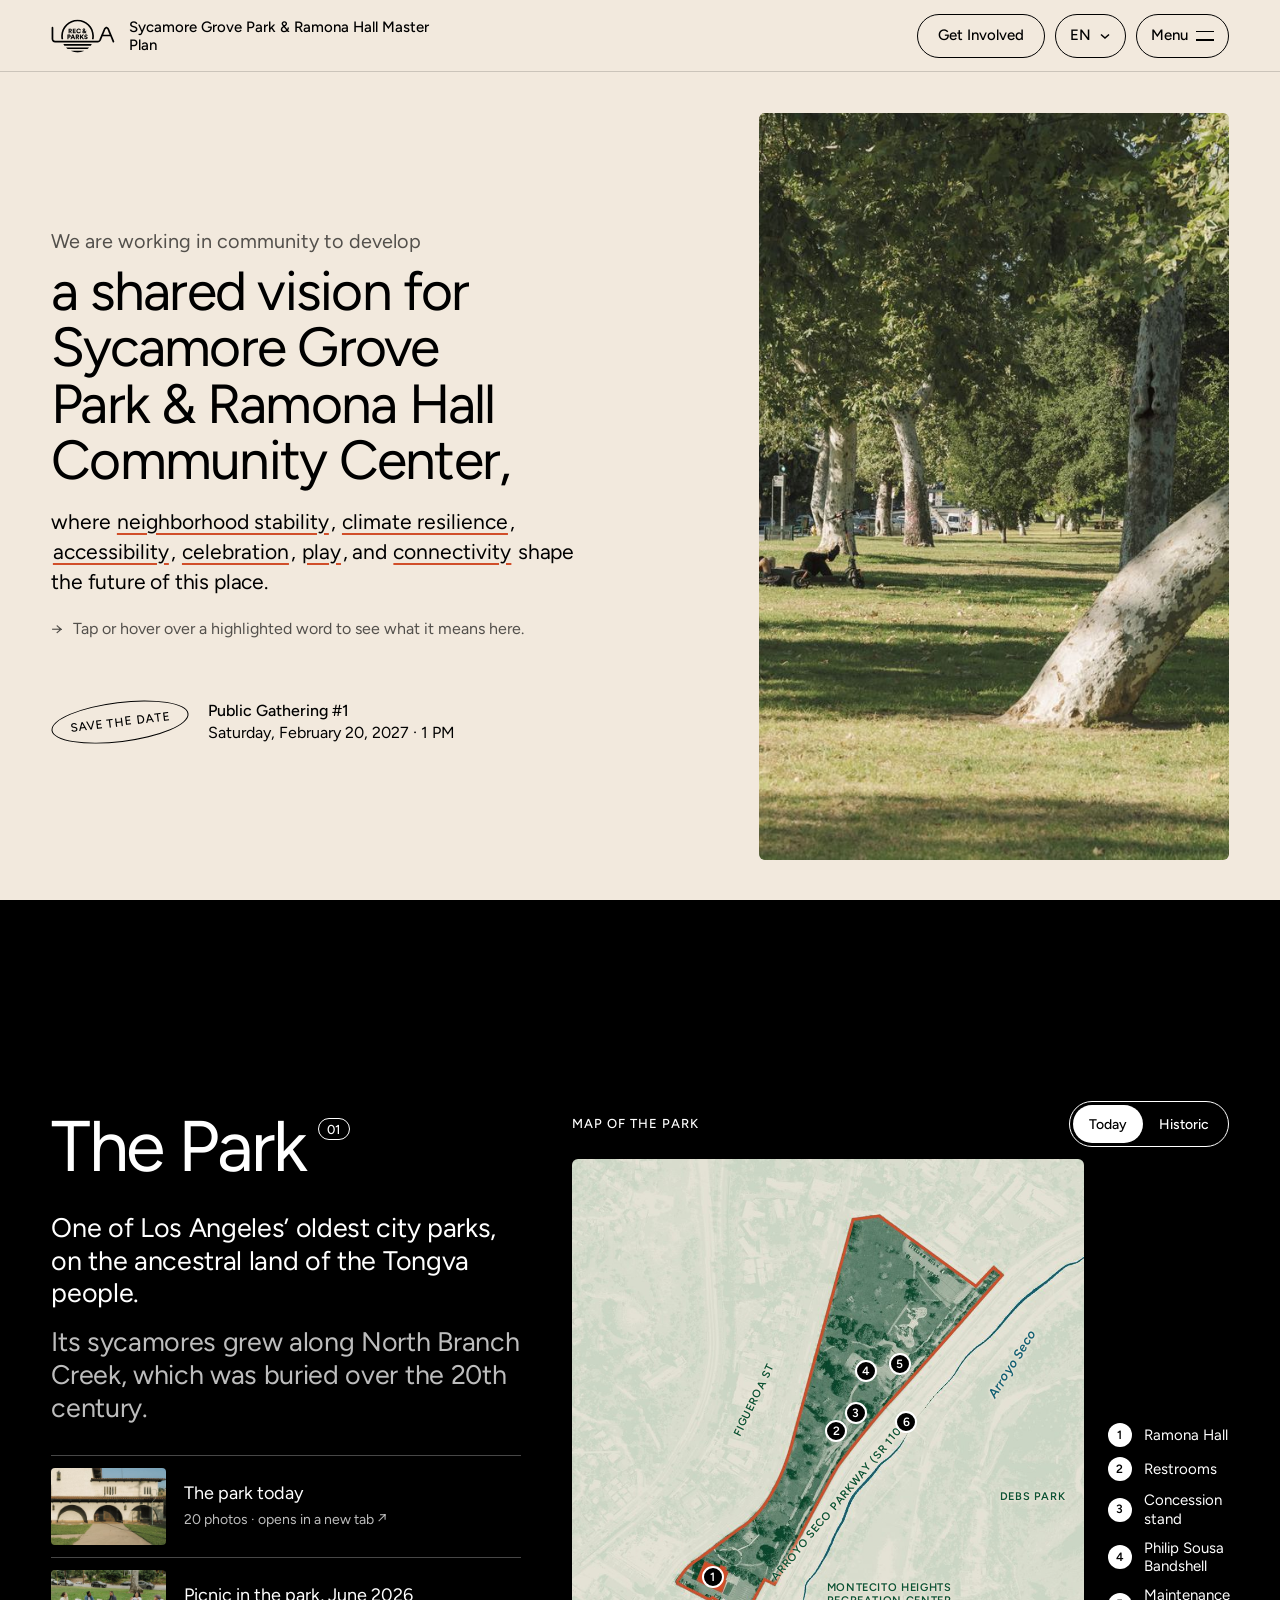
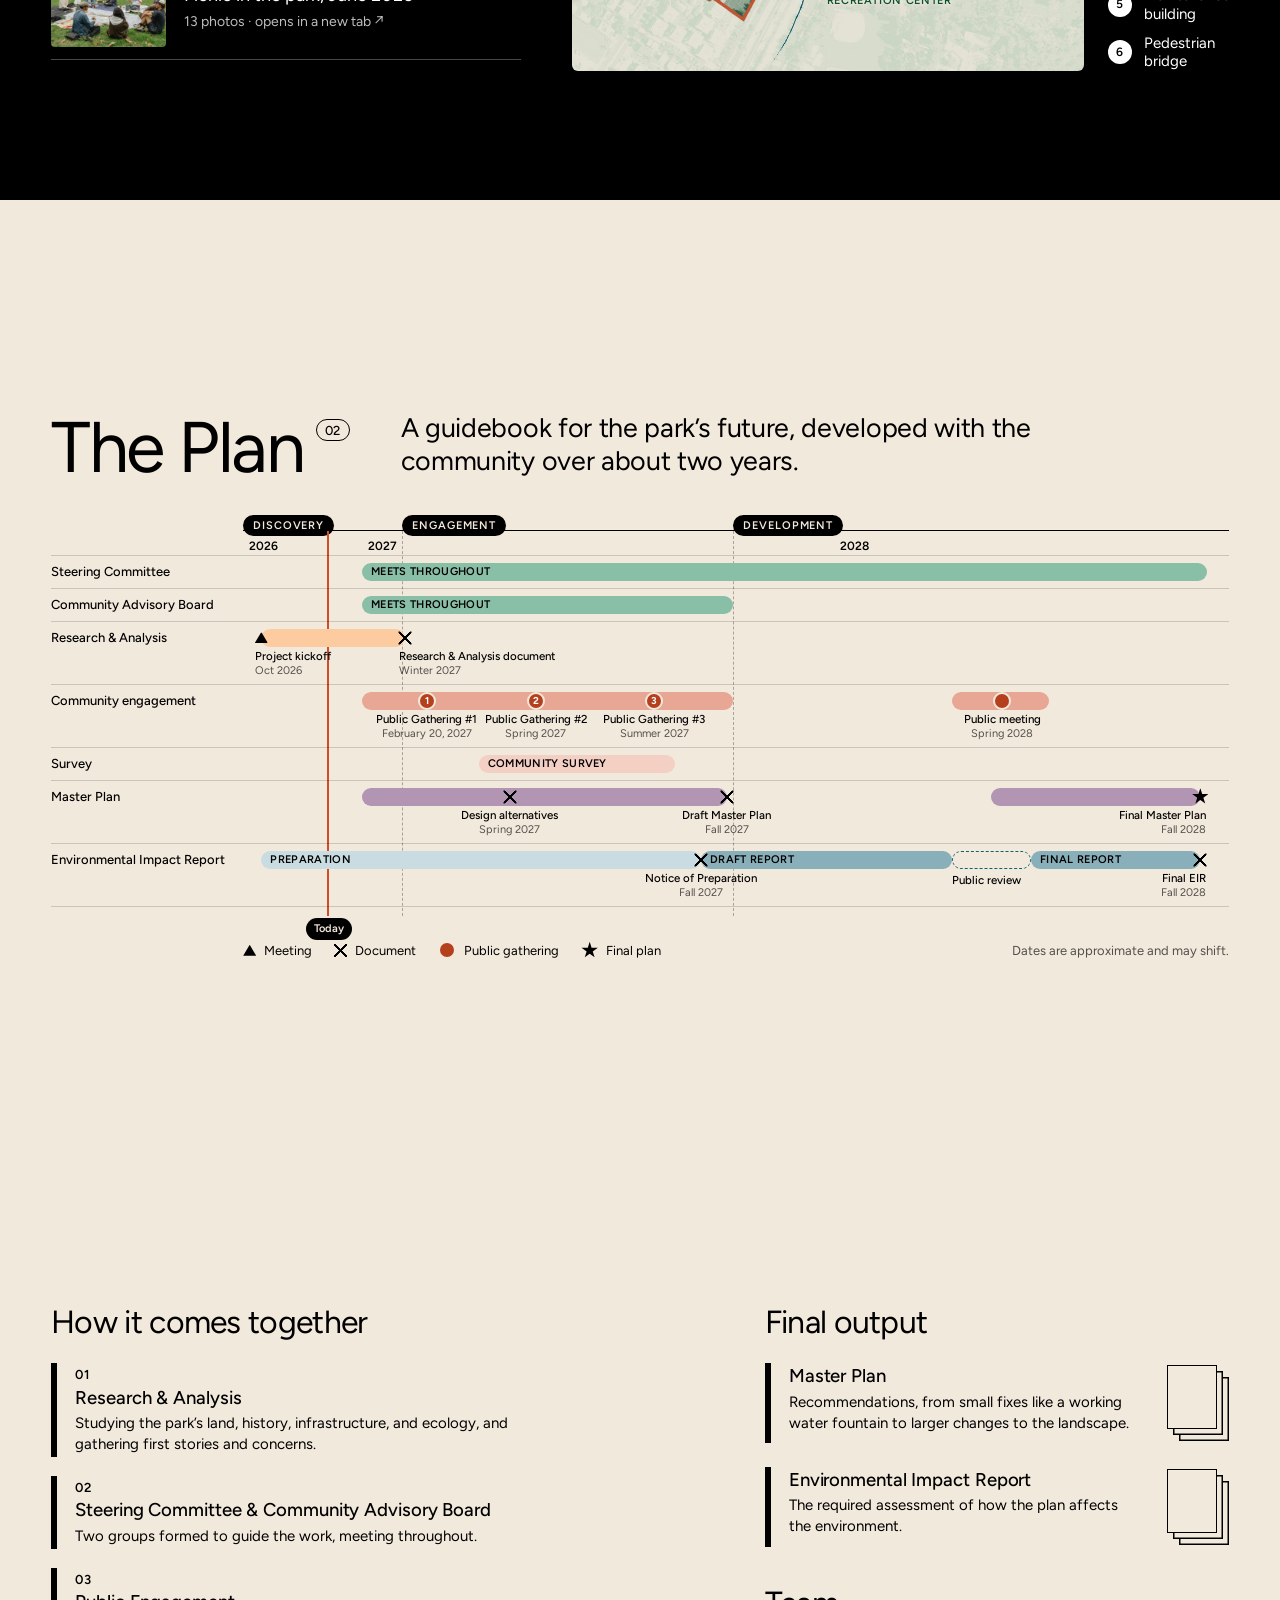
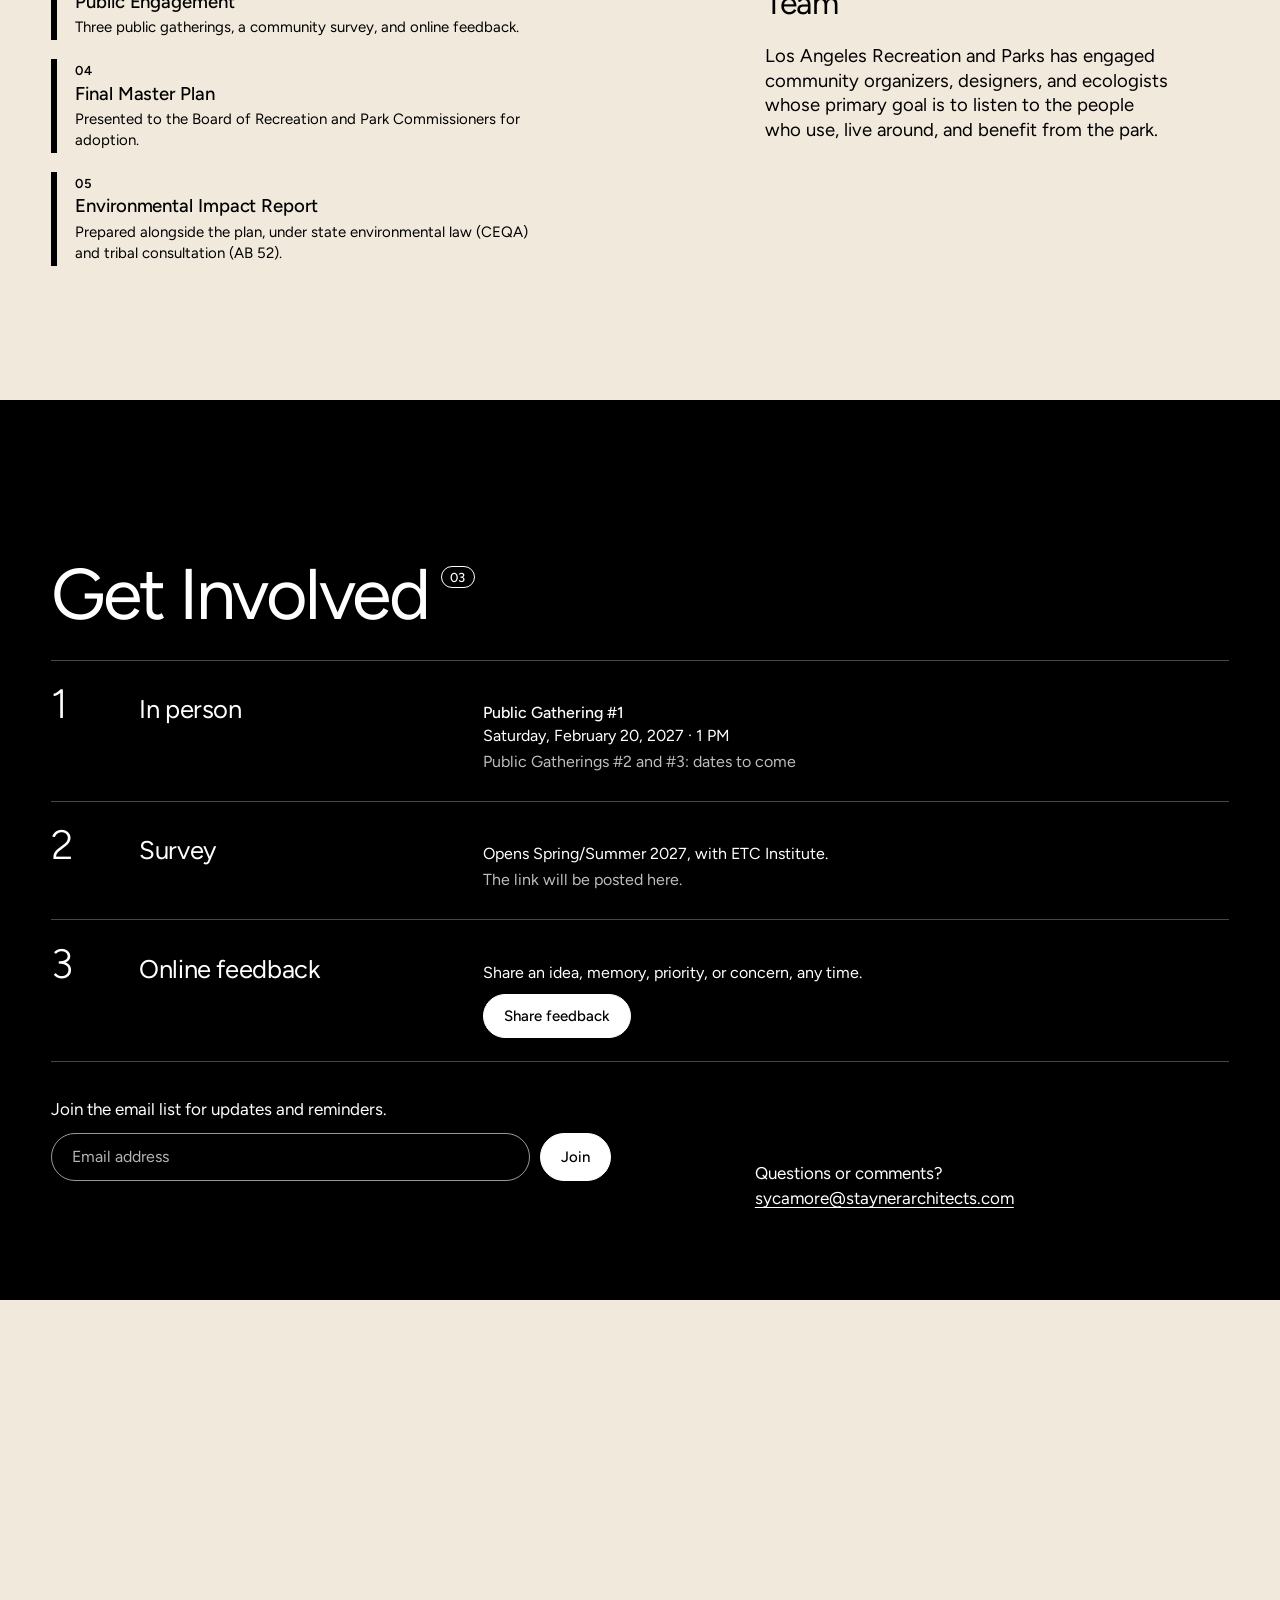
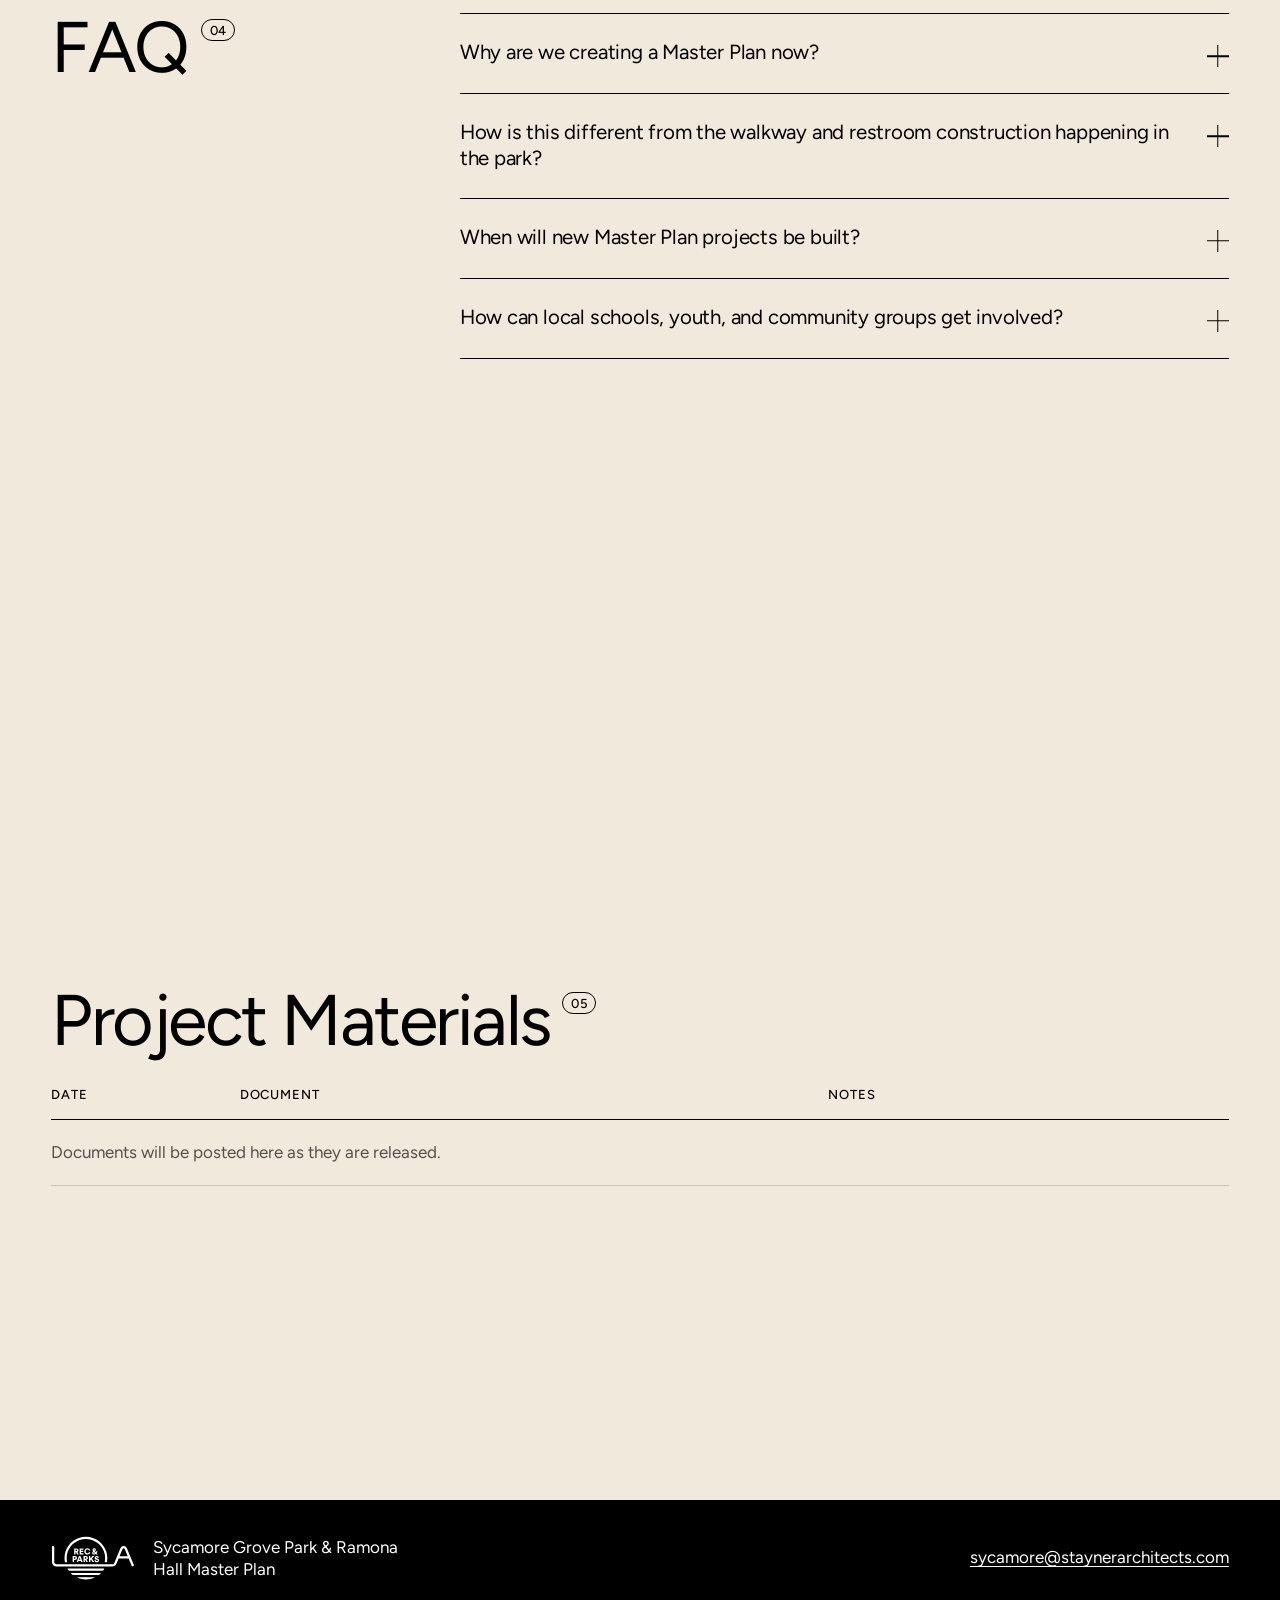
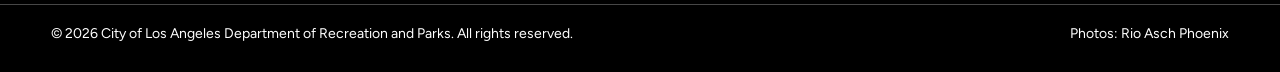
<file: index.html>
<!DOCTYPE html>
<html lang="en">
<head>
  <meta charset="UTF-8">
  <meta name="viewport" content="width=device-width, initial-scale=1">
  <title>Sycamore Grove Park &amp; Ramona Hall Master Plan</title>
  <meta name="description" content="We are working in community to develop a shared vision for Sycamore Grove Park and Ramona Hall Community Center in Highland Park, Los Angeles.">
  <meta name="theme-color" content="#F2E9DD">
  <meta property="og:title" content="Sycamore Grove Park &amp; Ramona Hall Master Plan">
  <meta property="og:description" content="We are working in community to develop a shared vision for Sycamore Grove Park and Ramona Hall Community Center.">
  <meta property="og:image" content="Images/landing-grove-1200.jpg">
  <!-- Google Analytics: add the shared RAP tag here if RAP confirms (the sister sites use G-YDJCKE2F5T). -->
  <!-- Figtree stands in for CircularXX until the RAP font files are added to /Fonts. Remove these three lines then. -->
  <link rel="preconnect" href="https://fonts.googleapis.com">
  <link rel="preconnect" href="https://fonts.gstatic.com" crossorigin>
  <link href="https://fonts.googleapis.com/css2?family=Figtree:wght@300;400;500;600&display=swap" rel="stylesheet">
  <link rel="stylesheet" href="style.css">
  <script>document.documentElement.className += ' js';</script>
</head>
<body>

<!-- RAP logo, drawn once and reused. Its text takes the color of whatever it sits on. -->
<svg width="0" height="0" style="position:absolute" aria-hidden="true" focusable="false">
<symbol id="rap-logo" viewBox="0 0 515 271">
<defs>
<clipPath id="rap_clip_1">
<path transform="matrix(1,0,0,-1,-615,565)" d="M615 294H1130V565H615Z" clip-rule="evenodd"/>
</clipPath>
<clipPath id="rap_clip_2">
<path transform="matrix(1,0,0,-1,-615,565)" d="M0 0H1224V792H0Z"/>
</clipPath>
<clipPath id="rap_clip_7">
<path transform="matrix(1,0,0,-1,-615,565)" d="M0 0H1224V792H0Z"/>
</clipPath>
<clipPath id="rap_clip_10">
<path transform="matrix(1,0,0,-1,-615,565)" d="M0 0H1224V792H0Z"/>
</clipPath>
<clipPath id="rap_clip_11">
<path transform="matrix(1,0,0,-1,-615,565)" d="M0 0H1224V792H0Z"/>
</clipPath>
<clipPath id="rap_clip_12">
<path transform="matrix(1,0,0,-1,-615,565)" d="M0 0H1224V792H0Z"/>
</clipPath>
</defs>
<g clip-path="url(#rap_clip_1)">
<g clip-path="url(#rap_clip_2)">
<path transform="matrix(1,0,0,-1,-614.9999,555.7576)" stroke-width="2" stroke-linecap="butt" stroke-miterlimit="4" stroke-linejoin="miter" fill="none" stroke="#f79640" d="M0 0H1224"/>
<path transform="matrix(1,0,0,-1,-614.9999,546.4788)" stroke-width="2" stroke-linecap="butt" stroke-miterlimit="4" stroke-linejoin="miter" fill="none" stroke="#e8664a" d="M0 0H1224"/>
<path transform="matrix(1,0,0,-1,-614.9999,537.2)" stroke-width="2" stroke-linecap="butt" stroke-miterlimit="4" stroke-linejoin="miter" fill="none" stroke="#d14f29" d="M0 0H1224"/>
</g>
<path transform="matrix(1,0,0,-1,-544,218.3389)" stroke-width="1.68" stroke-linecap="butt" stroke-miterlimit="10" stroke-linejoin="miter" fill="none" stroke="#215e9e" d="M0 0H116.461"/>
<g clip-path="url(#rap_clip_7)">
<path transform="matrix(1,0,0,-1,508.75416,177.82459)" d="M0 0-42.538 102.062C-45.256 108.178-49.689 113.171-55.81 115.292-57.834 115.993-59.928 116.39-62.525 116.39-65.12 116.39-67.459 115.908-69.239 115.292-75.359 113.171-79.799 108.174-82.52 102.04H-82.521C-87.297 90.491-119.684 12.175-119.695 12.149-121.822 7.143-126.776 3.628-132.555 3.611-132.569 3.611-132.583 3.612-132.597 3.612-132.622 3.612-475.972 3.611-475.983 3.611-483.706 3.63-489.962 9.893-489.963 17.618-489.963 17.618-489.963 17.619-489.963 17.62-489.963 17.622-489.963 17.624-489.963 17.626L-489.964 109.385C-489.964 113.254-493.101 116.391-496.971 116.391-500.841 116.391-503.978 113.254-503.978 109.385-503.978 109.382-503.978 109.378-503.978 109.375V18.319C-503.978 2.844-491.429-9.701-475.949-9.701L-132.597-9.699V-9.701C-120.938-9.701-110.943-2.585-106.719 7.54-106.719 7.54-100.618 22.179-93.324 39.683L-31.722 39.684C-21.942 16.218-12.936-5.389-12.936-5.389-11.448-8.96-7.345-10.649-3.773-9.161-.201-7.673 1.489-3.571 0 0M-87.777 52.995C-79.59 72.641-69.174 97.634-69.129 97.743-68.93 98.228-68.709 98.714-68.359 99.255-67.324 100.858-65.491 102.613-62.524 102.613-59.557 102.613-57.724 100.858-56.689 99.255-56.339 98.714-56.118 98.228-55.919 97.743-55.874 97.634-45.76 73.365-37.27 52.995-54.777 52.995-68.608 52.995-87.777 52.995" fill="currentColor"/>
<path transform="matrix(1,0,0,-1,111.08258,214.1629)" d="M0 0H205.414C207.308 0 209.074 .931 210.169 2.476 211.987 5.045 213.716 7.681 215.35 10.38 216.128 11.666 215.207 13.31 213.704 13.31H-8.29C-9.793 13.31-10.715 11.666-9.937 10.38-8.302 7.681-6.573 5.045-4.755 2.476-3.661 .931-1.894 0 0 0" fill="currentColor"/>
<path transform="matrix(1,0,0,-1,138.52143,240.7839)" d="M0 0H150.536C153.19 0 155.766 .907 157.829 2.574 160.862 5.024 163.783 7.607 166.586 10.311 167.713 11.399 166.938 13.31 165.371 13.31H-14.835C-16.401 13.31-17.176 11.399-16.049 10.311-13.247 7.607-10.325 5.024-7.293 2.574-5.229 .907-2.653 0 0 0" fill="currentColor"/>
<path transform="matrix(1,0,0,-1,213.78961,267.4049)" d="M0 0C18.024 0 35.211 3.646 50.868 10.234 52.474 10.909 51.985 13.31 50.242 13.31H-50.242C-51.985 13.31-52.474 10.909-50.868 10.234-35.211 3.646-18.024 0 0 0" fill="currentColor"/>
<path transform="matrix(1,0,0,-1,345.34999,134.2998)" d="M0 0C-.843 71.812-59.53 129.975-131.56 129.975-203.591 129.975-262.277 71.812-263.121 0-263.127-.522-263.141-1.042-263.141-1.565-263.141-5.524-262.955-9.44-262.608-13.31-262.274-17.043-261.788-20.732-261.151-24.371-260.922-25.676-259.772-26.621-258.446-26.621H-249.417C-248.195-26.621-247.295-25.504-247.529-24.306-248.235-20.696-248.773-17.028-249.143-13.31-249.529-9.446-249.736-5.53-249.736-1.565-249.736-1.042-249.723-.522-249.716 0-248.873 64.423-196.199 116.574-131.56 116.574-66.922 116.574-14.247 64.423-13.406 0-13.398-.522-13.385-1.042-13.385-1.565-13.385-5.53-13.592-9.446-13.978-13.31-14.348-17.028-14.887-20.696-15.592-24.306-15.826-25.504-14.926-26.621-13.704-26.621H-4.675C-3.349-26.621-2.199-25.676-1.97-24.371-1.333-20.732-.847-17.043-.513-13.31-.166-9.44 .02-5.524 .02-1.565 .02-1.042 .006-.522 0 0" fill="currentColor"/>
<path transform="matrix(1,0,0,-1,152.40052,99.65201)" d="M0 0H-1.687C-2.114 0-2.461-.347-2.461-.774V-13.119C-2.461-13.546-2.808-13.893-3.235-13.893H-10.004C-10.432-13.893-10.779-13.546-10.779-13.119V22.644C-10.779 23.071-10.432 23.418-10.004 23.418H4.014C11.383 23.418 16.121 18.366 16.121 11.736 16.121 6.98 13.649 3.297 9.539 1.521 9.122 1.34 8.927 .861 9.131 .455L15.769-12.772C16.027-13.286 15.653-13.893 15.077-13.893H7.659C7.361-13.893 7.09-13.722 6.961-13.454L.698-.439C.569-.17 .298 0 0 0M2.435 7.157C5.856 7.157 7.699 9.051 7.699 11.683 7.699 14.472 5.856 16.208 2.435 16.208H-1.687C-2.114 16.208-2.461 15.862-2.461 15.434V7.931C-2.461 7.503-2.114 7.157-1.687 7.157Z" fill="currentColor"/>
<path transform="matrix(1,0,0,-1,175.16138,112.77081)" d="M0 0V35.762C0 36.19 .347 36.536 .774 36.536H22.861C23.289 36.536 23.636 36.19 23.636 35.762V29.47C23.636 29.043 23.289 28.696 22.861 28.696H9.092C8.664 28.696 8.317 28.349 8.317 27.922V22.366C8.317 21.939 8.664 21.592 9.092 21.592H21.44C21.868 21.592 22.215 21.245 22.215 20.818V15.051C22.215 14.623 21.868 14.277 21.44 14.277H9.092C8.664 14.277 8.317 13.93 8.317 13.503V7.894C8.317 7.467 8.664 7.12 9.092 7.12H22.914C23.342 7.12 23.689 6.773 23.689 6.346V0C23.689-.427 23.342-.774 22.914-.774H.774C.347-.774 0-.427 0 0" fill="currentColor"/>
<path transform="matrix(1,0,0,-1,203.84113,94.96869)" d="M0 0C0 11.63 8.843 19.524 19.267 19.524 29.992 19.524 34.985 12.927 36.459 7.656 36.57 7.26 36.331 6.85 35.939 6.726L29.556 4.714C29.151 4.586 28.724 4.804 28.593 5.207 27.755 7.802 25.255 11.42 19.267 11.42 14.265 11.42 8.633 7.841 8.633 0 8.633-6.999 13.792-11.051 19.371-11.051 25.327-11.051 27.987-7.401 28.949-4.726 29.085-4.347 29.493-4.146 29.881-4.256L36.381-6.106C36.787-6.222 37.037-6.642 36.919-7.048 35.428-12.187 30.416-19.365 19.371-19.365 8.633-19.365 0-11.629 0 0" fill="currentColor"/>
<path transform="matrix(1,0,0,-1,274.0426,110.494388)" d="M0 0C-.295 .318-.787 .323-1.105 .027-3.59-2.291-6.665-3.787-10.329-3.787-17.699-3.787-21.857 1.317-21.857 6.474-21.857 11.053-19.489 13.737-15.488 16.631L-16.015 17.21C-17.804 19.157-19.909 21.788-19.909 25.156-19.909 31.524-14.541 35.05-9.329 35.05-3.17 35.05 1.357 31.103 1.357 25.473 1.357 21.735-1.169 18.894-3.907 16.895L-5.118 15.999-.67 11.319C-.368 11.001 .137 10.997 .444 11.31L8.505 19.538C8.99 20.034 9.832 19.69 9.832 18.997V11.424C9.832 11.22 9.752 11.025 9.608 10.88L5.096 6.323C4.802 6.027 4.796 5.55 5.084 5.247L11.701-1.744C12.168-2.238 11.818-3.051 11.139-3.051H3.169C2.953-3.051 2.747-2.961 2.601-2.803ZM-5.747 4.967C-5.422 5.262-5.389 5.762-5.688 6.082L-10.961 11.737-11.224 11.527C-12.961 10.263-14.119 8.948-14.119 6.895-14.119 4.948-12.54 3.054-10.119 3.054-8.507 3.054-7.097 3.738-5.747 4.967M-10.593 21.788-9.698 20.841-8.224 21.894C-6.697 22.999-6.065 24.262-6.065 25.473-6.065 27.262-7.486 28.63-9.329 28.63-10.908 28.63-12.488 27.629-12.488 25.42-12.488 23.946-11.487 22.735-10.593 21.788" fill="currentColor"/>
<path transform="matrix(1,0,0,-1,140.45398,148.25769)" d="M0 0V-11.871C0-12.298-.347-12.645-.774-12.645H-7.543C-7.971-12.645-8.317-12.298-8.317-11.871V23.891C-8.317 24.319-7.971 24.666-7.543 24.666H5.738C13.318 24.666 18.529 19.667 18.529 12.72 18.529 5.669 13.318 .774 5.738 .774H.775C.347 .774 0 .428 0 0M4.896 7.931C8.054 7.931 10.213 9.773 10.213 12.667 10.213 15.667 8.054 17.456 4.896 17.456H.827C.4 17.456 .053 17.109 .053 16.682V8.705C.053 8.278 .4 7.931 .827 7.931Z" fill="currentColor"/>
<path transform="matrix(1,0,0,-1,182.10242,153.32501)" d="M0 0H-13.33C-13.658 0-13.95-.207-14.06-.516L-16.379-7.062C-16.488-7.371-16.781-7.578-17.109-7.578H-24.181C-24.722-7.578-25.096-7.037-24.906-6.531L-11.434 29.232C-11.32 29.533-11.031 29.733-10.709 29.733H-2.149C-1.826 29.733-1.537 29.532-1.424 29.229L11.897-6.533C12.085-7.039 11.711-7.578 11.171-7.578H3.779C3.451-7.578 3.158-7.371 3.049-7.062L.73-.516C.62-.207 .328 0 0 0M-10.043 7.578H-3.173C-2.641 7.578-2.267 8.103-2.442 8.606L-5.837 18.388C-6.077 19.079-7.053 19.083-7.298 18.393L-10.772 8.611C-10.951 8.107-10.577 7.578-10.043 7.578" fill="currentColor"/>
<path transform="matrix(1,0,0,-1,209.79492,147.0098)" d="M0 0H-1.687C-2.115 0-2.461-.347-2.461-.774V-13.119C-2.461-13.546-2.808-13.893-3.236-13.893H-10.004C-10.432-13.893-10.779-13.546-10.779-13.119V22.644C-10.779 23.071-10.432 23.418-10.004 23.418H4.014C11.383 23.418 16.121 18.366 16.121 11.736 16.121 6.98 13.649 3.297 9.539 1.521 9.122 1.34 8.927 .861 9.131 .455L15.769-12.772C16.027-13.286 15.653-13.893 15.077-13.893H7.659C7.361-13.893 7.09-13.722 6.961-13.454L.698-.439C.569-.171 .298 0 0 0M2.435 7.157C5.856 7.157 7.699 9.051 7.699 11.683 7.699 14.472 5.856 16.208 2.435 16.208H-1.687C-2.115 16.208-2.461 15.861-2.461 15.434V7.931C-2.461 7.503-2.115 7.157-1.687 7.157Z" fill="currentColor"/>
<path transform="matrix(1,0,0,-1,244.42578,146.95319)" d="M0 0-3.354-3.73C-3.482-3.872-3.552-4.057-3.552-4.248V-13.175C-3.552-13.603-3.899-13.949-4.327-13.949H-11.096C-11.523-13.949-11.87-13.603-11.87-13.175V22.587C-11.87 23.014-11.523 23.361-11.096 23.361H-4.327C-3.899 23.361-3.552 23.014-3.552 22.587V9.75C-3.552 9.034-2.664 8.702-2.194 9.242L9.85 23.095C9.997 23.264 10.211 23.361 10.435 23.361H19.293C19.964 23.361 20.317 22.568 19.869 22.069L6.91 7.66C6.671 7.393 6.645 6.998 6.848 6.703L20.247-12.736C20.601-13.25 20.234-13.949 19.609-13.949H11.121C10.866-13.949 10.626-13.823 10.482-13.613L1.215-.08C.932 .334 .335 .373 0 0" fill="currentColor"/>
<path transform="matrix(1,0,0,-1,288.06343,134.6337)" d="M0 0C-.414-.116-.828 .129-.955 .539-1.483 2.258-3.075 4.464-6.992 4.464-10.098 4.464-12.097 2.517-12.097 .464-12.097-1.325-10.993-2.64-8.413-3.114L-3.412-4.061C3.695-5.376 7.379-9.955 7.379-15.271 7.379-21.112 2.483-27.058-6.412-27.058-16.283-27.058-20.758-20.941-21.588-15.804-21.651-15.412-21.384-15.042-20.998-14.948L-14.869-13.469C-14.444-13.367-14.015-13.635-13.934-14.064-13.35-17.142-11.014-19.691-6.307-19.691-3.043-19.691-1.043-18.112-1.043-15.797-1.043-13.902-2.57-12.534-5.044-12.061L-10.15-11.114C-16.467-9.903-20.309-5.693-20.309-.167-20.309 6.885-14.098 11.832-6.939 11.832 1.854 11.832 5.489 6.864 6.535 2.634 6.637 2.222 6.403 1.803 5.995 1.688Z" fill="currentColor"/>
</g>
<g clip-path="url(#rap_clip_10)">
<path transform="matrix(1,0,0,-1,74.435977,474.2002)" stroke-width="1" stroke-linecap="butt" stroke-miterlimit="4" stroke-linejoin="miter" fill="none" stroke="currentColor" d="M0 0C36.307 0 65.74 29.433 65.74 65.739 65.74 102.047 36.307 131.479 0 131.479-36.307 131.479-65.74 102.047-65.74 65.739-65.74 29.433-36.307 0 0 0Z"/>
</g>
<g clip-path="url(#rap_clip_11)">
</g>
<g clip-path="url(#rap_clip_12)">
</g>
<path transform="matrix(1,0,0,-1,-260.76,322.3677)" stroke-width=".5" stroke-linecap="butt" stroke-miterlimit="10" stroke-linejoin="miter" fill="none" stroke="currentColor" d="M0 0H230.76"/>
</g>
</symbol>
</svg>

<a class="skip-link" href="#main" data-i18n="skip">Skip to content</a>

<header class="site-header" id="site-header">
  <div class="site-header__inner">
    <a class="brand" href="#intro">
      <svg class="brand__logo" viewBox="0 0 515 271" role="img" aria-label="LA Rec &amp; Parks"><use href="#rap-logo"></use></svg>
      <span class="brand__name">
        <span class="brand__long" data-i18n="site_name">Sycamore Grove Park &amp; Ramona Hall Master Plan</span>
        <span class="brand__short" aria-hidden="true" data-i18n="site_name_short">Sycamore Grove Master Plan</span>
      </span>
    </a>
    <div class="site-header__actions">
      <a class="pill pill--header" href="#involved" data-i18n="nav_involved">Get Involved</a>
      <div class="lang">
        <button class="lang__btn" type="button" aria-expanded="false" aria-controls="lang-list">
          <span class="sr-only" data-i18n="lang_label">Language:</span>
          <span class="lang__code">EN</span>
          <svg class="lang__chev" viewBox="0 0 12 12" aria-hidden="true"><path d="M2 4.5l4 3.5 4-3.5" fill="none" stroke="currentColor" stroke-width="1.5"/></svg>
        </button>
        <ul class="lang__list" id="lang-list" hidden>
          <li><button type="button" data-lang="EN" lang="en">English</button></li>
          <li><button type="button" data-lang="ES" lang="es">Español</button></li>
          <li><button type="button" data-lang="YUE" lang="zh-Hant">粵語</button></li>
          <li><button type="button" data-lang="ZH" lang="zh-Hans">普通话</button></li>
        </ul>
      </div>
      <button class="menu-btn" type="button" aria-haspopup="dialog" aria-controls="menu">
        <span data-i18n="nav_menu">Menu</span>
        <span class="menu-btn__icon" aria-hidden="true"></span>
      </button>
    </div>
  </div>
</header>

<dialog class="menu" id="menu" aria-labelledby="menu-title">
  <div class="menu__inner">
    <div class="menu__top">
      <p class="label" id="menu-title" data-i18n="menu_title">Sections</p>
      <button class="close-btn" type="button" data-close><span data-i18n="nav_close">Close</span> <span aria-hidden="true">&times;</span></button>
    </div>
    <ol class="menu__list">
      <li><a href="#park"><span class="menu__num">01</span><span data-i18n="sec_park">The Park</span></a></li>
      <li><a href="#plan"><span class="menu__num">02</span><span data-i18n="sec_plan">The Plan</span></a></li>
      <li><a href="#involved"><span class="menu__num">03</span><span data-i18n="sec_involved">Get Involved</span></a></li>
      <li><a href="#faq"><span class="menu__num">04</span><span data-i18n="sec_faq">FAQ</span></a></li>
      <li><a href="#materials"><span class="menu__num">05</span><span data-i18n="sec_materials">Project Materials</span></a></li>
    </ol>
    <p class="menu__contact"><span data-i18n="contact_label">Questions or comments?</span> <a href="mailto:sycamore@staynerarchitects.com">sycamore@staynerarchitects.com</a></p>
    <!-- DRAFT ONLY --><p><button class="menu__review" type="button" data-open="notes" data-close>Draft review notes</button></p>
  </div>
</dialog>

<main id="main">

  <!-- ============ OPENING ============ -->
  <section class="screen screen--cream landing" id="intro" aria-labelledby="intro-title">
    <div class="wrap landing__grid">
      <div class="landing__text">
        <p class="landing__kicker" data-i18n="intro_kicker">We are working in community to develop</p>
        <h1 class="landing__title" id="intro-title" data-i18n="intro_title">a shared vision for Sycamore Grove Park &amp; Ramona Hall Community Center,</h1>
        <p class="landing__values" data-i18n-html="intro_values">where <span class="tw"><button type="button" class="term" data-tip="stability" aria-controls="value-tip" aria-pressed="false">neighborhood stability</button>,</span> <span class="tw"><button type="button" class="term" data-tip="climate" aria-controls="value-tip" aria-pressed="false">climate resilience</button>,</span> <span class="tw"><button type="button" class="term" data-tip="access" aria-controls="value-tip" aria-pressed="false">accessibility</button>,</span> <span class="tw"><button type="button" class="term" data-tip="celebration" aria-controls="value-tip" aria-pressed="false">celebration</button>,</span> <span class="tw"><button type="button" class="term" data-tip="play" aria-controls="value-tip" aria-pressed="false">play</button>,</span> and <span class="tw"><button type="button" class="term" data-tip="connect" aria-controls="value-tip" aria-pressed="false">connectivity</button></span> shape the future of this place.</p>
        <p class="landing__tip" id="value-tip" aria-live="polite"><span class="landing__tip-text" data-i18n="tip_default">Tap or hover over a highlighted word to see what it means here.</span></p>

        <div class="save">
          <span class="stamp" data-i18n="stamp">Save the date</span>
          <p class="save__text"><strong data-i18n="gathering_1">Public Gathering #1</strong> <time datetime="2027-02-20T13:00" data-i18n="gathering_1_date">Saturday, February 20, 2027 · 1 PM</time></p>
        </div>
      </div>
      <figure class="landing__photo">
        <img src="Images/landing-grove-1200.jpg"
             srcset="Images/landing-grove-700.jpg 700w, Images/landing-grove-1200.jpg 1200w"
             sizes="(min-width: 900px) 40vw, 100vw"
             width="1200" height="1500"
             alt="Sycamores leaning over the lawn at Sycamore Grove Park."
             data-i18n-alt="alt_landing"
             fetchpriority="high">
      </figure>
    </div>
  </section>

  <!-- ============ 01 THE PARK ============ -->
  <section class="screen screen--black park" id="park" aria-labelledby="park-title">
    <div class="wrap park__grid">
      <div class="park__text">
        <h2 class="sec-title" id="park-title"><span data-i18n="sec_park">The Park</span><span class="sec-num" aria-hidden="true">01</span></h2>
        <p class="statement" data-i18n="park_1">One of Los Angeles&rsquo; oldest city parks, on the ancestral land of the Tongva people.</p>
        <p class="statement statement--sub" data-i18n="park_2">Its sycamores grew along North Branch Creek, which was buried over the 20th century.</p>

        <ul class="albums">
          <li>
            <a class="album-card" href="album-park.html" target="_blank" rel="noopener">
              <img src="Images/cover-park-600.jpg" width="600" height="400" alt="" loading="lazy">
              <span class="album-card__text">
                <span class="album-card__title" data-i18n="album_park">The park today</span>
                <span class="album-card__meta"><span data-i18n="album_park_count">20 photos</span> · <span data-i18n="new_tab">opens in a new tab</span> <span aria-hidden="true">&nearr;</span></span>
              </span>
            </a>
          </li>
          <li>
            <a class="album-card" href="album-picnic.html" target="_blank" rel="noopener">
              <img src="Images/cover-picnic-600.jpg" width="600" height="400" alt="" loading="lazy">
              <span class="album-card__text">
                <span class="album-card__title" data-i18n="album_picnic">Picnic in the park, June 2026</span>
                <span class="album-card__meta"><span data-i18n="album_picnic_count">13 photos</span> · <span data-i18n="new_tab">opens in a new tab</span> <span aria-hidden="true">&nearr;</span></span>
              </span>
            </a>
          </li>
        </ul>
      </div>

      <figure class="map" aria-labelledby="map-title">
        <div class="map__bar">
          <p class="label" id="map-title" data-i18n="map_title">Map of the park</p>
          <div class="seg" role="group" aria-label="Map view" data-i18n-aria="map_view">
            <button type="button" aria-pressed="true" data-view="today" data-i18n="map_today">Today</button>
            <button type="button" aria-pressed="false" data-view="past" data-i18n="map_past">Historic</button>
          </div>
        </div>
        <div class="map__body">
          <div class="map__frame" data-view-panel="today">
            <img src="Images/park-map-900.jpg"
                 srcset="Images/park-map-900.jpg 900w, Images/park-map-1600.jpg 1600w"
                 sizes="(min-width: 900px) 40vw, 100vw"
                 width="900" height="900" loading="lazy"
                 alt="Aerial map of Sycamore Grove Park, a long, narrow park between Figueroa Street and the Arroyo Seco Parkway. Numbered places match the list."
                 data-i18n-alt="alt_map">
            <ul class="map__streets" aria-hidden="true">
              <li class="map__street" style="--x:35.6%;--y:47%;--r:-64deg" data-i18n="m_figueroa">Figueroa St</li>
              <li class="map__street" style="--x:52%;--y:67%;--r:-50deg" data-i18n="m_parkway">Arroyo Seco Parkway (SR 110)</li>
              <li class="map__street map__street--water" style="--x:86%;--y:40%;--r:-58deg" data-i18n="m_arroyo">Arroyo Seco</li>
              <li class="map__street" style="--x:90%;--y:66%;--r:0deg" data-i18n="m_debs">Debs Park</li>
              <li class="map__street" style="--x:62%;--y:85%;--r:0deg" data-i18n-html="m_montecito">Montecito Heights<br>Recreation Center</li>
            </ul>
            <ol class="map__pins" aria-hidden="true">
              <li style="--x:27.5%;--y:81.6%">1</li>
              <li style="--x:51.7%;--y:53.1%">2</li>
              <li style="--x:55.5%;--y:49.7%">3</li>
              <li style="--x:57.4%;--y:41.5%">4</li>
              <li style="--x:64.1%;--y:40.1%">5</li>
              <li style="--x:65.3%;--y:51.3%">6</li>
            </ol>
          </div>
          <div class="map__frame map__frame--past" data-view-panel="past" hidden>
            <p data-i18n="map_past_soon">Historic aerial photo to come.</p>
          </div>
          <ol class="map__key">
            <li data-i18n="p_ramona">Ramona Hall</li>
            <li data-i18n="p_restrooms">Restrooms</li>
            <li data-i18n="p_concession">Concession stand</li>
            <li data-i18n="p_bandshell">Philip Sousa Bandshell</li>
            <li data-i18n="p_maintenance">Maintenance building</li>
            <li data-i18n="p_bridge">Pedestrian bridge</li>
          </ol>
        </div>
      </figure>
    </div>
  </section>

  <!-- ============ 02 THE PLAN: process and timeline ============ -->
  <section class="screen screen--cream plan" id="plan" aria-labelledby="plan-title">
    <div class="wrap">
      <div class="plan__head">
        <h2 class="sec-title" id="plan-title"><span data-i18n="sec_plan">The Plan</span><span class="sec-num" aria-hidden="true">02</span></h2>
        <p class="statement statement--dark" data-i18n="plan_1">A guidebook for the park&rsquo;s future, developed with the community over about two years.</p>
      </div>

      <!-- TIMELINE: each item carries its own date. To move a deadline, change data-at (or data-from / data-to). The chart, the date labels and the "Today" line redraw themselves. -->
      <div class="tl" id="timeline" data-from="2026-10-01" data-to="2028-11-01">
        <div class="tl__plot-head" aria-hidden="true">
          <div class="tl__phases">
            <span class="tl__phase" data-from="2026-10-01" data-to="2027-02-01" ><span class="tl__phase-name" data-i18n="phase_1_name">Discovery</span></span>
            <span class="tl__phase" data-from="2027-02-01" data-to="2027-10-15" ><span class="tl__phase-name" data-i18n="phase_2_name">Engagement</span></span>
            <span class="tl__phase" data-from="2027-10-15" data-to="2028-11-01" ><span class="tl__phase-name" data-i18n="phase_3_name">Development</span></span>
          </div>
          <div class="tl__years"></div>
        </div>
        <div class="tl__today" aria-hidden="true"><span data-i18n="tl_today">Today</span></div>

        <ol class="tl__tracks">
          <li class="track track--green track--thin">
            <h3 class="track__name" data-i18n="tr_steering">Steering Committee</h3>
            <ul class="track__items">
              <li class="ti ti--bar" data-from="2027-01-01" data-to="2028-10-15"><span class="ti__label" data-i18n="ti_meets">Meets throughout</span><span class="ti__date"></span></li>
            </ul>
          </li>
          <li class="track track--green track--thin">
            <h3 class="track__name" data-i18n="tr_cab">Community Advisory Board</h3>
            <ul class="track__items">
              <li class="ti ti--bar" data-from="2027-01-01" data-to="2027-10-15"><span class="ti__label" data-i18n="ti_meets">Meets throughout</span><span class="ti__date"></span></li>
            </ul>
          </li>
          <li class="track track--peach">
            <h3 class="track__name" data-i18n="tr_research">Research &amp; Analysis</h3>
            <ul class="track__items">
              <li class="ti ti--bar ti--quiet ti--nolabel" data-from="2026-10-15" data-to="2027-02-03"><span class="ti__label" data-i18n="tr_research">Research &amp; Analysis</span><span class="ti__date"></span></li>
              <li class="ti ti--meeting ti--start" data-at="2026-10-15" data-precision="month"><span class="ti__label" data-i18n="ti_kickoff">Project kickoff</span><span class="ti__date"></span></li>
              <li class="ti ti--doc ti--start" data-at="2027-02-03" data-precision="season"><span class="ti__label" data-i18n="ti_ra_doc">Research &amp; Analysis document</span><span class="ti__date"></span></li>
            </ul>
          </li>
          <li class="track track--coral">
            <h3 class="track__name" data-i18n="tr_engagement">Community engagement</h3>
            <ul class="track__items">
              <li class="ti ti--bar ti--quiet ti--nolabel" data-from="2027-01-01" data-to="2027-10-15"><span class="ti__label" data-i18n="tr_engagement">Community engagement</span><span class="ti__date"></span></li>
              <li class="ti ti--gather" data-at="2027-02-20" data-precision="day" data-n="1"><span class="ti__label" data-i18n="gathering_1">Public Gathering #1</span><span class="ti__date"></span></li>
              <li class="ti ti--gather" data-at="2027-05-15" data-precision="season" data-n="2"><span class="ti__label" data-i18n="gathering_2">Public Gathering #2</span><span class="ti__date"></span></li>
              <li class="ti ti--gather" data-at="2027-08-15" data-precision="season" data-n="3"><span class="ti__label" data-i18n="gathering_3">Public Gathering #3</span><span class="ti__date"></span></li>
              <li class="ti ti--bar ti--quiet ti--nolabel" data-from="2028-04-01" data-to="2028-06-15"><span class="ti__label" data-i18n="ti_review_meet">Review</span><span class="ti__date"></span></li>
              <li class="ti ti--gather" data-at="2028-05-10" data-precision="season"><span class="ti__label" data-i18n="ti_public_meeting">Public meeting</span><span class="ti__date"></span></li>
            </ul>
          </li>
          <li class="track track--coral-light track--thin">
            <h3 class="track__name" data-i18n="tr_survey">Survey</h3>
            <ul class="track__items">
              <li class="ti ti--bar" data-from="2027-04-01" data-to="2027-08-31"><span class="ti__label" data-i18n="ti_survey">Community survey</span><span class="ti__date"></span></li>
            </ul>
          </li>
          <li class="track track--plum">
            <h3 class="track__name" data-i18n="tr_masterplan">Master Plan</h3>
            <ul class="track__items">
              <li class="ti ti--bar ti--quiet ti--nolabel" data-from="2027-01-01" data-to="2027-10-10"><span class="ti__label" data-i18n="ti_mp_doc">Master Plan document</span><span class="ti__date"></span></li>
              <li class="ti ti--doc" data-at="2027-04-25" data-precision="season"><span class="ti__label" data-i18n="ti_alternatives">Design alternatives</span><span class="ti__date"></span></li>
              <li class="ti ti--doc" data-at="2027-10-10" data-precision="season"><span class="ti__label" data-i18n="ti_draft_mp">Draft Master Plan</span><span class="ti__date"></span></li>
              <li class="ti ti--bar ti--quiet ti--nolabel" data-from="2028-05-01" data-to="2028-10-10"><span class="ti__label" data-i18n="ti_final_prep">Final plan</span><span class="ti__date"></span></li>
              <li class="ti ti--final ti--end" data-at="2028-10-10" data-precision="season"><span class="ti__label" data-i18n="ti_final_mp">Final Master Plan</span><span class="ti__date"></span></li>
            </ul>
          </li>
          <li class="track track--blue">
            <h3 class="track__name" data-i18n="tr_eir">Environmental Impact Report</h3>
            <ul class="track__items">
              <li class="ti ti--bar ti--quiet ti--light" data-from="2026-10-15" data-to="2027-09-20"><span class="ti__label" data-i18n="ti_eir_prep">Preparation</span><span class="ti__date"></span></li>
              <li class="ti ti--doc" data-at="2027-09-20" data-precision="season"><span class="ti__label" data-i18n="ti_nop">Notice of Preparation</span><span class="ti__date"></span></li>
              <li class="ti ti--bar ti--quiet" data-from="2027-09-20" data-to="2028-04-01"><span class="ti__label" data-i18n="ti_eir_draft">Draft report</span><span class="ti__date"></span></li>
              <li class="ti ti--bar ti--outline ti--below" data-from="2028-04-01" data-to="2028-06-01"><span class="ti__label" data-i18n="ti_review">Public review</span><span class="ti__date"></span></li>
              <li class="ti ti--bar ti--quiet" data-from="2028-06-01" data-to="2028-10-10"><span class="ti__label" data-i18n="ti_eir_final_bar">Final report</span><span class="ti__date"></span></li>
              <li class="ti ti--doc ti--end" data-at="2028-10-10" data-precision="season"><span class="ti__label" data-i18n="ti_final_eir">Final EIR</span><span class="ti__date"></span></li>
            </ul>
          </li>
        </ol>

        <div class="tl__foot">
          <ul class="tl__key" aria-hidden="true">
            <li><span class="key key--meeting"></span> <span data-i18n="key_meeting">Meeting</span></li>
            <li><span class="key key--doc"></span> <span data-i18n="key_doc">Document</span></li>
            <li><span class="key key--gather"></span> <span data-i18n="key_gather">Public gathering</span></li>
            <li><span class="key key--final"></span> <span data-i18n="key_final">Final plan</span></li>
          </ul>
          <p class="tl__note" data-i18n="tl_note">Dates are approximate and may shift.</p>
        </div>
      </div>
    </div>
  </section>

  <section class="screen screen--cream steps-screen" aria-labelledby="steps-title">
    <div class="wrap steps__grid">
      <div>
        <h2 class="sub-title" id="steps-title" data-i18n="steps_title">How it comes together</h2>
        <ol class="steps">
          <li><span class="steps__num">01</span><h3 data-i18n="step_1">Research &amp; Analysis</h3><p data-i18n="step_1_t">Studying the park&rsquo;s land, history, infrastructure, and ecology, and gathering first stories and concerns.</p></li>
          <li><span class="steps__num">02</span><h3 data-i18n="step_2">Steering Committee &amp; Community Advisory Board</h3><p data-i18n="step_2_t">Two groups formed to guide the work, meeting throughout.</p></li>
          <li><span class="steps__num">03</span><h3 data-i18n="step_3">Public Engagement</h3><p data-i18n="step_3_t">Three public gatherings, a community survey, and online feedback.</p></li>
          <li><span class="steps__num">04</span><h3 data-i18n="step_4">Final Master Plan</h3><p data-i18n="step_4_t">Presented to the Board of Recreation and Park Commissioners for adoption.</p></li>
          <li><span class="steps__num">05</span><h3 data-i18n="step_5">Environmental Impact Report</h3><p data-i18n="step_5_t">Prepared alongside the plan, under state environmental law (CEQA) and tribal consultation (AB&nbsp;52).</p></li>
        </ol>
      </div>
      <div class="outputs-col">
        <h2 class="sub-title" data-i18n="output_title">Final output</h2>
        <ul class="outputs">
          <li><span class="doc-icon" aria-hidden="true"></span><div><h3 data-i18n="out_mp">Master Plan</h3><p data-i18n="out_mp_t">Recommendations, from small fixes like a working water fountain to larger changes to the landscape.</p></div></li>
          <li><span class="doc-icon" aria-hidden="true"></span><div><h3 data-i18n="out_eir">Environmental Impact Report</h3><p data-i18n="out_eir_t">The required assessment of how the plan affects the environment.</p></div></li>
        </ul>
        <h2 class="sub-title sub-title--team" data-i18n="team_title">Team</h2>
        <p class="team" data-i18n="team_t">Los Angeles Recreation and Parks has engaged community organizers, designers, and ecologists whose primary goal is to listen to the people who use, live around, and benefit from the park.</p>
      </div>
    </div>
  </section>

  <!-- ============ 03 GET INVOLVED ============ -->
  <section class="screen screen--black involved" id="involved" aria-labelledby="involved-title">
    <div class="wrap">
      <h2 class="sec-title" id="involved-title"><span data-i18n="sec_involved">Get Involved</span><span class="sec-num" aria-hidden="true">03</span></h2>
      <ol class="ways">
        <li class="way">
          <span class="way__num" aria-hidden="true">1</span>
          <h3 data-i18n="way_person">In person</h3>
          <div class="way__body">
            <p><strong data-i18n="gathering_1">Public Gathering #1</strong><br><time datetime="2027-02-20T13:00" data-i18n="gathering_1_date">Saturday, February 20, 2027 · 1 PM</time></p>
            <p class="muted" data-i18n="gatherings_next">Public Gatherings #2 and #3: dates to come</p>
          </div>
        </li>
        <li class="way">
          <span class="way__num" aria-hidden="true">2</span>
          <h3 data-i18n="way_survey">Survey</h3>
          <div class="way__body">
            <p data-i18n="survey_t">Opens Spring/Summer 2027, with ETC Institute.</p>
            <p class="muted" data-i18n="survey_link">The link will be posted here.</p>
          </div>
        </li>
        <li class="way">
          <span class="way__num" aria-hidden="true">3</span>
          <h3 data-i18n="way_online">Online feedback</h3>
          <div class="way__body">
            <p data-i18n="online_t">Share an idea, memory, priority, or concern, any time.</p>
            <button class="pill pill--light" type="button" data-open="feedback"><span data-i18n="btn_feedback">Share feedback</span></button>
          </div>
        </li>
      </ol>

      <div class="involved__foot">
        <form class="signup" id="signup-form" novalidate>
          <label for="signup-email" data-i18n="email_label">Join the email list for updates and reminders.</label>
          <div class="signup__row">
            <input id="signup-email" name="email" type="email" autocomplete="email" required data-i18n-placeholder="email_ph" placeholder="Email address">
            <button class="pill pill--light" type="submit" data-i18n="btn_join">Join</button>
          </div>
          <p class="form-status" role="status" aria-live="polite"></p>
        </form>
        <p class="involved__contact"><span data-i18n="contact_label">Questions or comments?</span><br><a href="mailto:sycamore@staynerarchitects.com">sycamore@staynerarchitects.com</a></p>
      </div>
    </div>
  </section>

  <!-- ============ 04 FAQ ============ -->
  <section class="screen screen--cream faq" id="faq" aria-labelledby="faq-title">
    <div class="wrap faq__grid">
      <h2 class="sec-title" id="faq-title"><span data-i18n="sec_faq">FAQ</span><span class="sec-num" aria-hidden="true">04</span></h2>
      <div class="faq__list">
        <details>
          <summary><span data-i18n="faq_1_q">Why are we creating a Master Plan now?</span><span class="plus" aria-hidden="true"></span></summary>
          <p data-i18n="faq_1_a">While Sycamore Grove Park and Ramona Hall have received targeted upgrades over the years, such as the 2021 Measure A playground, the site lacks a unified, long-term roadmap. This Master Plan ensures future investments are coordinated, sustainable, and driven by community priorities.</p>
        </details>
        <details>
          <summary><span data-i18n="faq_2_q">How is this different from the walkway and restroom construction happening in the park?</span><span class="plus" aria-hidden="true"></span></summary>
          <p data-i18n="faq_2_a">The $1.1 million Measure A project currently underway focuses on immediate repairs: repaving walkways, connecting picnic paths, and upgrading restrooms to ADA standards by Fall 2027. The Master Plan looks much broader and further ahead, evaluating Ramona Hall, the bandshell, tennis courts, shade canopy, and long-term park transformation.</p>
        </details>
        <details>
          <summary><span data-i18n="faq_3_q">When will new Master Plan projects be built?</span><span class="plus" aria-hidden="true"></span></summary>
          <p data-i18n="faq_3_a">A Master Plan is a strategic blueprint, not a construction contract. Once the City adopts the Final Master Plan, it will use its phased recommendations to pursue dedicated capital funding for design and construction.</p>
        </details>
        <details>
          <summary><span data-i18n="faq_4_q">How can local schools, youth, and community groups get involved?</span><span class="plus" aria-hidden="true"></span></summary>
          <p data-i18n="faq_4_a">The project team is partnering with local schools, neighborhood councils, disability advocates, and cultural organizations throughout Highland Park and the Arroyo Seco corridor. To request a pop-up or focus group for your organization, contact the Planning Division.</p>
        </details>
      </div>
    </div>
  </section>

  <!-- ============ 05 PROJECT MATERIALS ============ -->
  <section class="screen screen--cream materials" id="materials" aria-labelledby="materials-title">
    <div class="wrap">
      <h2 class="sec-title" id="materials-title"><span data-i18n="sec_materials">Project Materials</span><span class="sec-num" aria-hidden="true">05</span></h2>
      <div class="table-wrap">
        <table class="docs">
          <caption class="sr-only" data-i18n="docs_caption">Project documents, newest first</caption>
          <thead>
            <tr>
              <th scope="col" data-i18n="th_date">Date</th>
              <th scope="col" data-i18n="th_doc">Document</th>
              <th scope="col" data-i18n="th_notes">Notes</th>
            </tr>
          </thead>
          <tbody>
            <!-- Add one row per document, newest first:
            <tr>
              <td><time datetime="2027-02-01">Feb 2027</time></td>
              <td><a href="Documents/research-and-analysis.pdf">Research &amp; Analysis document</a> <span class="muted">PDF, 4 MB</span></td>
              <td>Summary of existing conditions.</td>
            </tr> -->
            <tr class="docs__empty">
              <td colspan="3" data-i18n="docs_empty">Documents will be posted here as they are released.</td>
            </tr>
          </tbody>
        </table>
      </div>
    </div>
  </section>

</main>

<footer class="site-footer">
  <div class="wrap footer__row">
    <div class="footer__brand">
      <svg class="footer__logo" viewBox="0 0 515 271" role="img" aria-label="LA Rec &amp; Parks"><use href="#rap-logo"></use></svg>
      <p data-i18n="site_name">Sycamore Grove Park &amp; Ramona Hall Master Plan</p>
    </div>
    <p class="footer__contact"><a href="mailto:sycamore@staynerarchitects.com">sycamore@staynerarchitects.com</a></p>
  </div>
  <div class="wrap footer__legal">
    <p data-i18n="footer_rights">&copy; 2026 City of Los Angeles Department of Recreation and Parks. All rights reserved.</p>
    <p data-i18n="footer_photos">Photos: Rio Asch Phoenix</p>
  </div>
</footer>

<!-- Feedback form -->
<dialog class="sheet" id="feedback" aria-labelledby="feedback-title">
  <form class="sheet__inner" id="feedback-form" novalidate>
    <div class="sheet__top">
      <h2 id="feedback-title" data-i18n="btn_feedback">Share feedback</h2>
      <button class="close-btn" type="button" data-close><span data-i18n="nav_close">Close</span> <span aria-hidden="true">&times;</span></button>
    </div>

    <fieldset class="field">
      <legend data-i18n="f_kind">What would you like to share?</legend>
      <div class="chips">
        <label><input type="radio" name="kind" value="idea" checked> <span data-i18n="f_kind_idea">An idea</span></label>
        <label><input type="radio" name="kind" value="memory"> <span data-i18n="f_kind_memory">A memory</span></label>
        <label><input type="radio" name="kind" value="priority"> <span data-i18n="f_kind_priority">A priority</span></label>
        <label><input type="radio" name="kind" value="concern"> <span data-i18n="f_kind_concern">A concern</span></label>
      </div>
    </fieldset>

    <div class="field">
      <label for="fb-place" data-i18n="f_place">Is it about a place in the park? (optional)</label>
      <select id="fb-place" name="place">
        <option value="" data-i18n="f_place_none">No particular place</option>
        <option value="Ramona Hall" data-i18n="p_ramona">Ramona Hall</option>
        <option value="Bandshell" data-i18n="p_bandshell">Philip Sousa Bandshell</option>
        <option value="Playground" data-i18n="pl_playground">The playground</option>
        <option value="Tennis courts" data-i18n="pl_tennis">The tennis courts</option>
        <option value="Picnic areas" data-i18n="pl_picnic">Picnic areas</option>
        <option value="Lawns and sycamores" data-i18n="pl_lawns">Lawns and sycamore groves</option>
        <option value="Paths" data-i18n="pl_paths">Paths and walkways</option>
        <option value="Restrooms" data-i18n="p_restrooms">Restrooms</option>
        <option value="Parking" data-i18n="pl_parking">Parking</option>
        <option value="Arroyo Seco edge" data-i18n="pl_edge">The edge along the Arroyo Seco Parkway</option>
        <option value="Somewhere else" data-i18n="pl_else">Somewhere else</option>
      </select>
    </div>

    <div class="field">
      <label for="fb-message" data-i18n="f_msg">Your message</label>
      <textarea id="fb-message" name="message" rows="5" required></textarea>
    </div>

    <div class="field-row">
      <div class="field">
        <label for="fb-name" data-i18n="f_name">Name (optional)</label>
        <input id="fb-name" name="name" type="text" autocomplete="name">
      </div>
      <div class="field">
        <label for="fb-email" data-i18n="f_email">Email (optional)</label>
        <input id="fb-email" name="email" type="email" autocomplete="email">
      </div>
    </div>

    <p class="small" data-i18n="f_private">Your response goes to the project team. It is not posted publicly.</p>
    <div class="sheet__actions">
      <button class="pill pill--dark" type="submit" data-i18n="btn_send">Send</button>
      <p class="form-status" role="status" aria-live="polite"></p>
    </div>
  </form>
</dialog>

<!-- DRAFT ONLY: review notes. Delete this block, the button below, and the link in the menu before launch. -->
<dialog class="sheet sheet--notes" id="notes" aria-labelledby="notes-title">
  <div class="sheet__inner">
    <div class="sheet__top">
      <h2 id="notes-title">Review notes</h2>
      <button class="close-btn" type="button" data-close>Close <span aria-hidden="true">&times;</span></button>
    </div>
    <p>Draft 3, November 2026. To check or send over:</p>
    <ol class="notes">
      <li><strong>Map places.</strong> Ramona Hall, the bandshell, the maintenance building and the pedestrian bridge are placed from the aerial. Restrooms (2) and the concession stand (3) are our best guess between the two small buildings mid-park; please confirm. The comments listed the parkway as &ldquo;101&rdquo;; the Arroyo Seco Parkway is State Route 110, so the map says SR 110.</li>
      <li><strong>Historic aerial.</strong> The Today / Historic switch is ready. It needs a historic aerial photo of the same area.</li>
      <li><strong>Opening.</strong> The short lines behind each highlighted value are draft copy for the team to edit.</li>
      <li><strong>Timeline.</strong> Read from Ru&rsquo;s chart. Each item is stored with its date; moving a deadline means changing that one date, and the chart and its labels redraw. The &ldquo;Today&rdquo; line places itself from the current date.</li>
      <li><strong>Public Gathering #1.</strong> Add the location once it&rsquo;s set.</li>
      <li><strong>Photos.</strong> All by Rio Asch Phoenix. The picnic album shows people&rsquo;s faces; please confirm everyone is OK appearing on a City website.</li>
      <li><strong>Translations.</strong> Everything is translated into Spanish, Cantonese (Traditional Chinese) and Mandarin (Simplified Chinese), including photo descriptions. A City translator should review before launch.</li>
      <li><strong>Typeface.</strong> Figtree stands in for CircularXX until we have the RAP font files.</li>
      <li><strong>Forms.</strong> Not connected yet, so nothing is sent.</li>
    </ol>
  </div>
</dialog>
<button class="review-pill" type="button" data-open="notes">Draft · Review notes</button>

<script src="translations.js"></script>
<script src="main.js"></script>
</body>
</html>
</file>
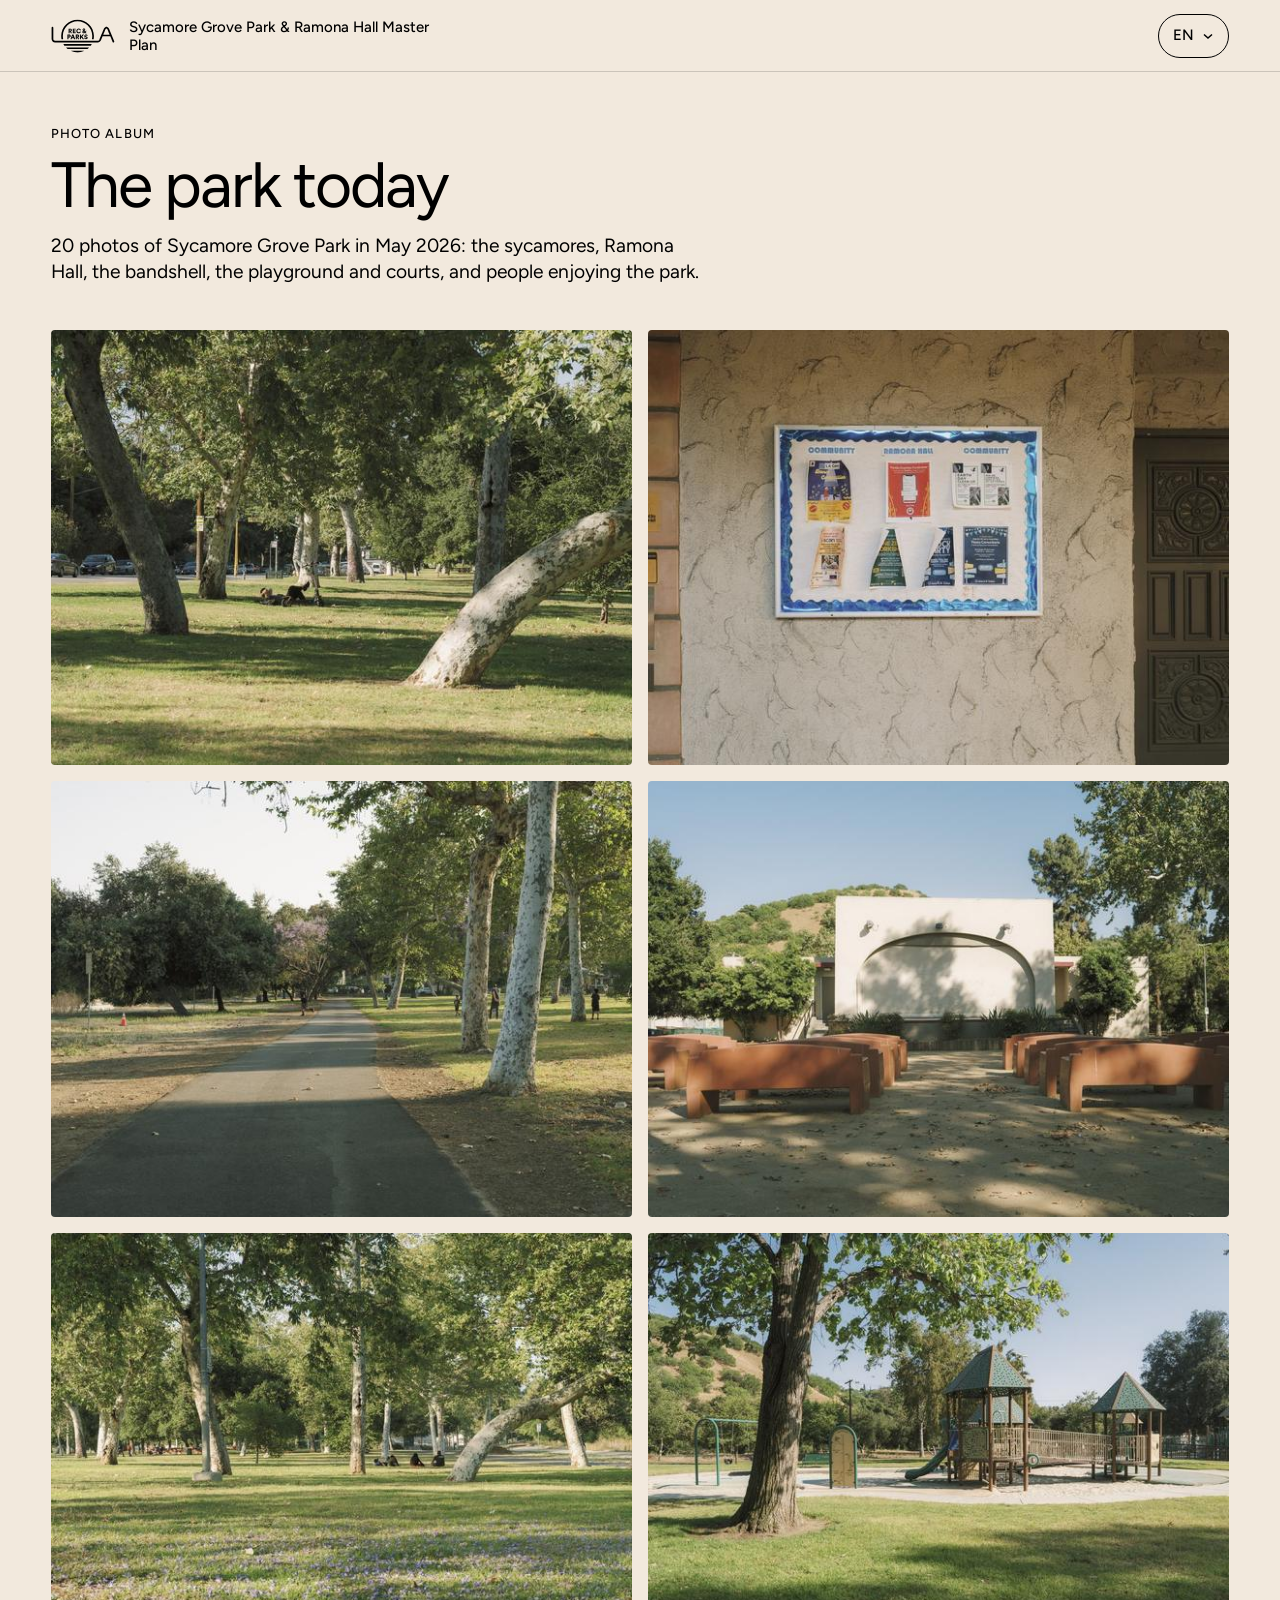
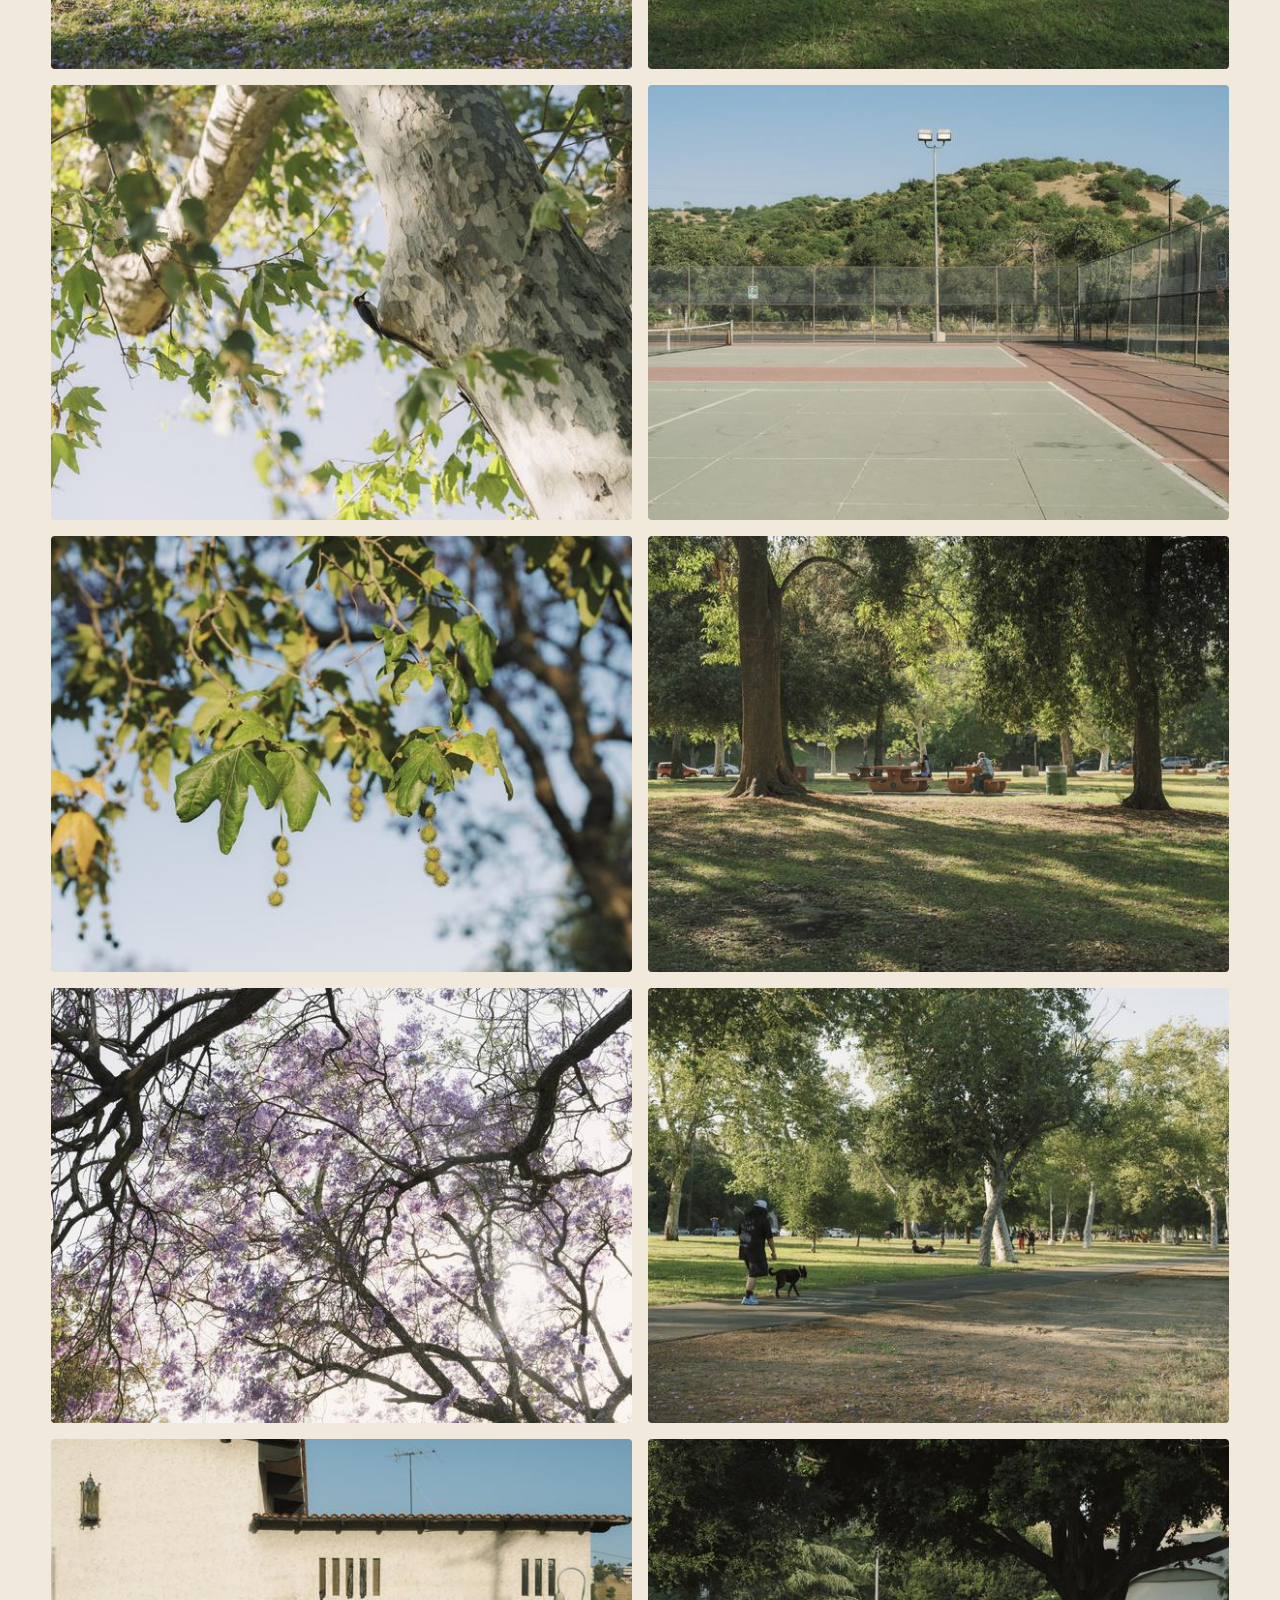
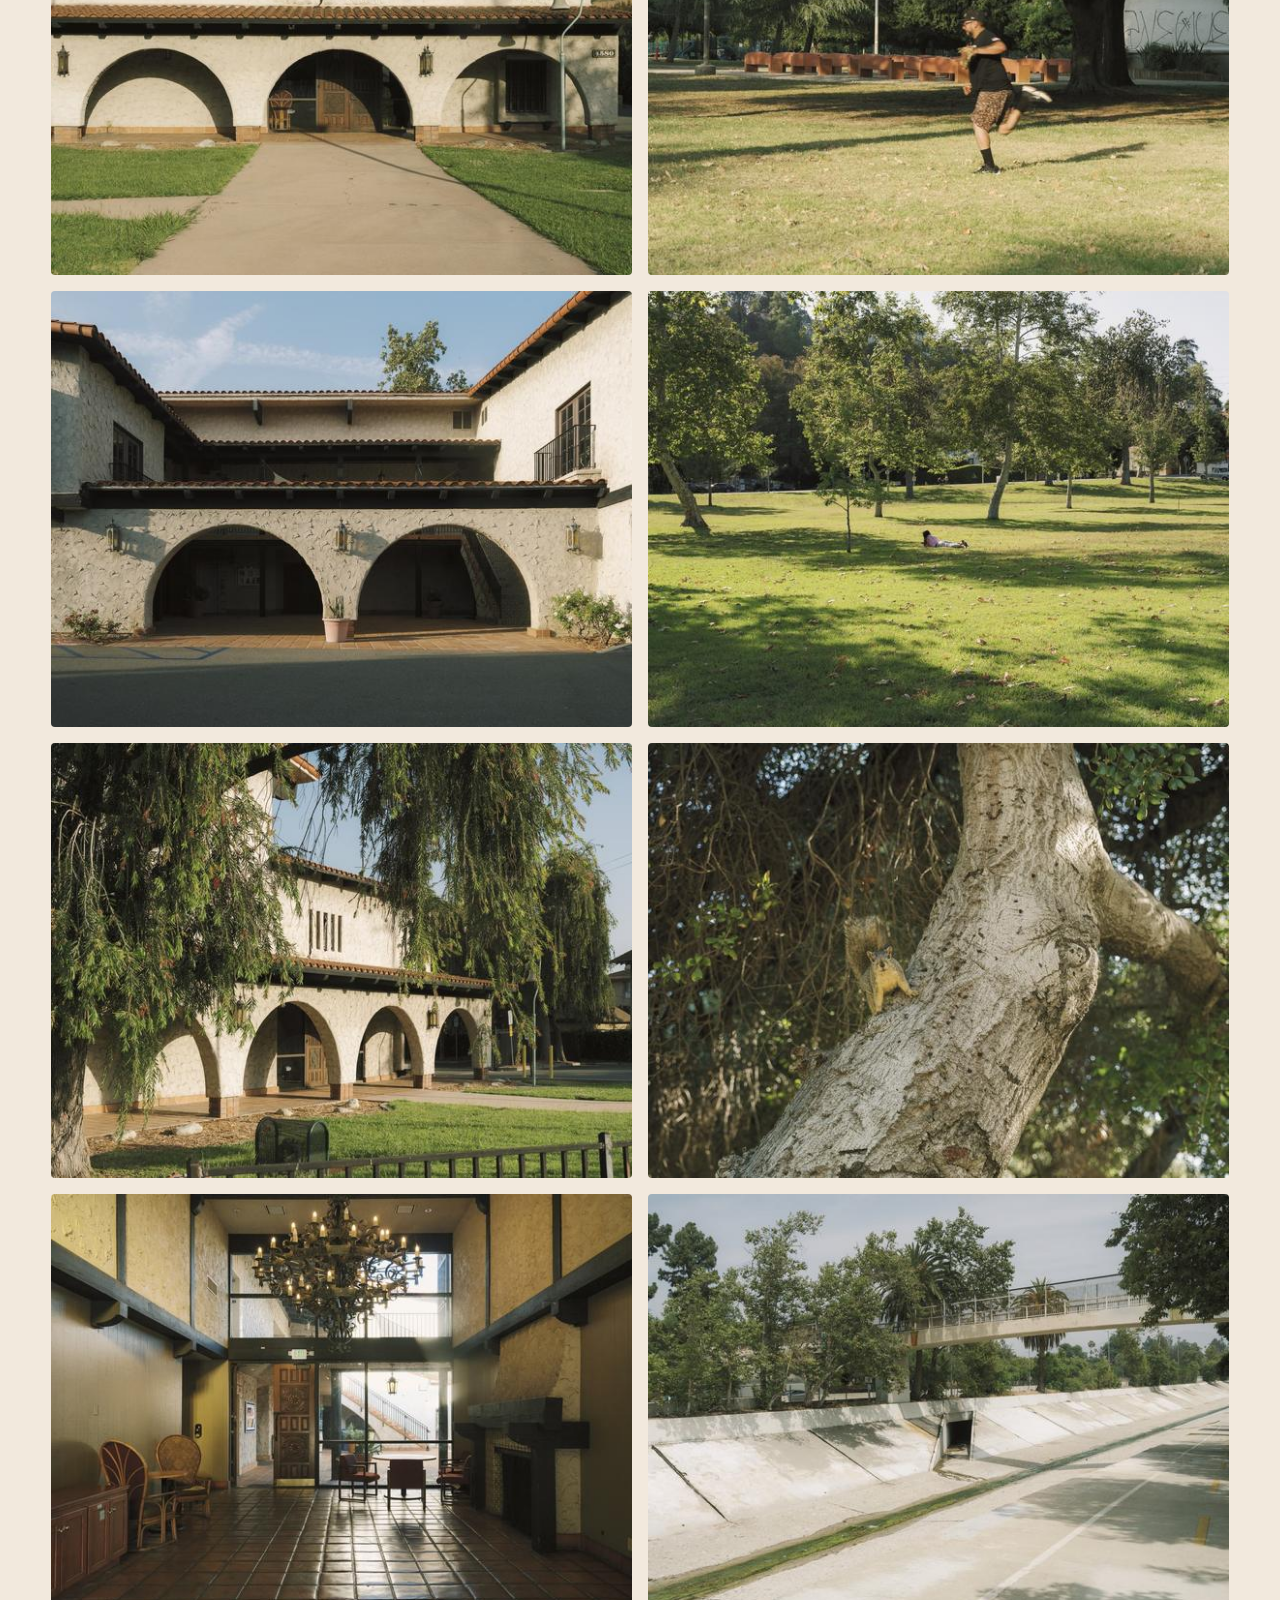
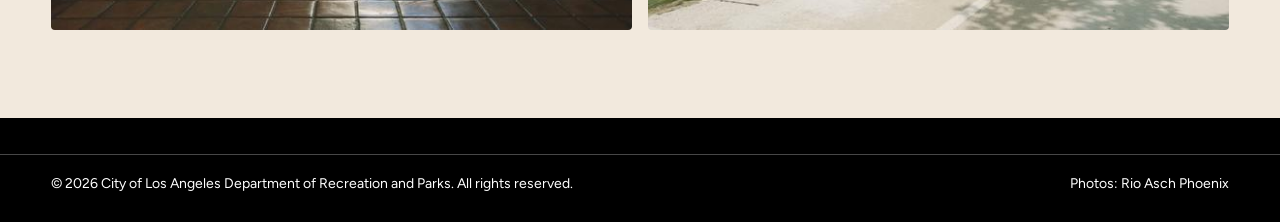
<file: album-park.html>
<!DOCTYPE html>
<html lang="en" class="no-snap">
<head>
  <meta charset="UTF-8">
  <meta name="viewport" content="width=device-width, initial-scale=1">
  <title>The park today · Sycamore Grove Park &amp; Ramona Hall Master Plan</title>
  <meta name="theme-color" content="#F2E9DD">
  <link rel="preconnect" href="https://fonts.googleapis.com">
  <link rel="preconnect" href="https://fonts.gstatic.com" crossorigin>
  <link href="https://fonts.googleapis.com/css2?family=Figtree:wght@300;400;500;600&display=swap" rel="stylesheet">
  <link rel="stylesheet" href="style.css">
  <script>document.documentElement.className += ' js';</script>
</head>
<body class="album-page">
<svg width="0" height="0" style="position:absolute" aria-hidden="true" focusable="false">
<symbol id="rap-logo" viewBox="0 0 515 271">
<defs>
<clipPath id="rap_clip_1">
<path transform="matrix(1,0,0,-1,-615,565)" d="M615 294H1130V565H615Z" clip-rule="evenodd"/>
</clipPath>
<clipPath id="rap_clip_2">
<path transform="matrix(1,0,0,-1,-615,565)" d="M0 0H1224V792H0Z"/>
</clipPath>
<clipPath id="rap_clip_7">
<path transform="matrix(1,0,0,-1,-615,565)" d="M0 0H1224V792H0Z"/>
</clipPath>
<clipPath id="rap_clip_10">
<path transform="matrix(1,0,0,-1,-615,565)" d="M0 0H1224V792H0Z"/>
</clipPath>
<clipPath id="rap_clip_11">
<path transform="matrix(1,0,0,-1,-615,565)" d="M0 0H1224V792H0Z"/>
</clipPath>
<clipPath id="rap_clip_12">
<path transform="matrix(1,0,0,-1,-615,565)" d="M0 0H1224V792H0Z"/>
</clipPath>
</defs>
<g clip-path="url(#rap_clip_1)">
<g clip-path="url(#rap_clip_2)">
<path transform="matrix(1,0,0,-1,-614.9999,555.7576)" stroke-width="2" stroke-linecap="butt" stroke-miterlimit="4" stroke-linejoin="miter" fill="none" stroke="#f79640" d="M0 0H1224"/>
<path transform="matrix(1,0,0,-1,-614.9999,546.4788)" stroke-width="2" stroke-linecap="butt" stroke-miterlimit="4" stroke-linejoin="miter" fill="none" stroke="#e8664a" d="M0 0H1224"/>
<path transform="matrix(1,0,0,-1,-614.9999,537.2)" stroke-width="2" stroke-linecap="butt" stroke-miterlimit="4" stroke-linejoin="miter" fill="none" stroke="#d14f29" d="M0 0H1224"/>
</g>
<path transform="matrix(1,0,0,-1,-544,218.3389)" stroke-width="1.68" stroke-linecap="butt" stroke-miterlimit="10" stroke-linejoin="miter" fill="none" stroke="#215e9e" d="M0 0H116.461"/>
<g clip-path="url(#rap_clip_7)">
<path transform="matrix(1,0,0,-1,508.75416,177.82459)" d="M0 0-42.538 102.062C-45.256 108.178-49.689 113.171-55.81 115.292-57.834 115.993-59.928 116.39-62.525 116.39-65.12 116.39-67.459 115.908-69.239 115.292-75.359 113.171-79.799 108.174-82.52 102.04H-82.521C-87.297 90.491-119.684 12.175-119.695 12.149-121.822 7.143-126.776 3.628-132.555 3.611-132.569 3.611-132.583 3.612-132.597 3.612-132.622 3.612-475.972 3.611-475.983 3.611-483.706 3.63-489.962 9.893-489.963 17.618-489.963 17.618-489.963 17.619-489.963 17.62-489.963 17.622-489.963 17.624-489.963 17.626L-489.964 109.385C-489.964 113.254-493.101 116.391-496.971 116.391-500.841 116.391-503.978 113.254-503.978 109.385-503.978 109.382-503.978 109.378-503.978 109.375V18.319C-503.978 2.844-491.429-9.701-475.949-9.701L-132.597-9.699V-9.701C-120.938-9.701-110.943-2.585-106.719 7.54-106.719 7.54-100.618 22.179-93.324 39.683L-31.722 39.684C-21.942 16.218-12.936-5.389-12.936-5.389-11.448-8.96-7.345-10.649-3.773-9.161-.201-7.673 1.489-3.571 0 0M-87.777 52.995C-79.59 72.641-69.174 97.634-69.129 97.743-68.93 98.228-68.709 98.714-68.359 99.255-67.324 100.858-65.491 102.613-62.524 102.613-59.557 102.613-57.724 100.858-56.689 99.255-56.339 98.714-56.118 98.228-55.919 97.743-55.874 97.634-45.76 73.365-37.27 52.995-54.777 52.995-68.608 52.995-87.777 52.995" fill="currentColor"/>
<path transform="matrix(1,0,0,-1,111.08258,214.1629)" d="M0 0H205.414C207.308 0 209.074 .931 210.169 2.476 211.987 5.045 213.716 7.681 215.35 10.38 216.128 11.666 215.207 13.31 213.704 13.31H-8.29C-9.793 13.31-10.715 11.666-9.937 10.38-8.302 7.681-6.573 5.045-4.755 2.476-3.661 .931-1.894 0 0 0" fill="currentColor"/>
<path transform="matrix(1,0,0,-1,138.52143,240.7839)" d="M0 0H150.536C153.19 0 155.766 .907 157.829 2.574 160.862 5.024 163.783 7.607 166.586 10.311 167.713 11.399 166.938 13.31 165.371 13.31H-14.835C-16.401 13.31-17.176 11.399-16.049 10.311-13.247 7.607-10.325 5.024-7.293 2.574-5.229 .907-2.653 0 0 0" fill="currentColor"/>
<path transform="matrix(1,0,0,-1,213.78961,267.4049)" d="M0 0C18.024 0 35.211 3.646 50.868 10.234 52.474 10.909 51.985 13.31 50.242 13.31H-50.242C-51.985 13.31-52.474 10.909-50.868 10.234-35.211 3.646-18.024 0 0 0" fill="currentColor"/>
<path transform="matrix(1,0,0,-1,345.34999,134.2998)" d="M0 0C-.843 71.812-59.53 129.975-131.56 129.975-203.591 129.975-262.277 71.812-263.121 0-263.127-.522-263.141-1.042-263.141-1.565-263.141-5.524-262.955-9.44-262.608-13.31-262.274-17.043-261.788-20.732-261.151-24.371-260.922-25.676-259.772-26.621-258.446-26.621H-249.417C-248.195-26.621-247.295-25.504-247.529-24.306-248.235-20.696-248.773-17.028-249.143-13.31-249.529-9.446-249.736-5.53-249.736-1.565-249.736-1.042-249.723-.522-249.716 0-248.873 64.423-196.199 116.574-131.56 116.574-66.922 116.574-14.247 64.423-13.406 0-13.398-.522-13.385-1.042-13.385-1.565-13.385-5.53-13.592-9.446-13.978-13.31-14.348-17.028-14.887-20.696-15.592-24.306-15.826-25.504-14.926-26.621-13.704-26.621H-4.675C-3.349-26.621-2.199-25.676-1.97-24.371-1.333-20.732-.847-17.043-.513-13.31-.166-9.44 .02-5.524 .02-1.565 .02-1.042 .006-.522 0 0" fill="currentColor"/>
<path transform="matrix(1,0,0,-1,152.40052,99.65201)" d="M0 0H-1.687C-2.114 0-2.461-.347-2.461-.774V-13.119C-2.461-13.546-2.808-13.893-3.235-13.893H-10.004C-10.432-13.893-10.779-13.546-10.779-13.119V22.644C-10.779 23.071-10.432 23.418-10.004 23.418H4.014C11.383 23.418 16.121 18.366 16.121 11.736 16.121 6.98 13.649 3.297 9.539 1.521 9.122 1.34 8.927 .861 9.131 .455L15.769-12.772C16.027-13.286 15.653-13.893 15.077-13.893H7.659C7.361-13.893 7.09-13.722 6.961-13.454L.698-.439C.569-.17 .298 0 0 0M2.435 7.157C5.856 7.157 7.699 9.051 7.699 11.683 7.699 14.472 5.856 16.208 2.435 16.208H-1.687C-2.114 16.208-2.461 15.862-2.461 15.434V7.931C-2.461 7.503-2.114 7.157-1.687 7.157Z" fill="currentColor"/>
<path transform="matrix(1,0,0,-1,175.16138,112.77081)" d="M0 0V35.762C0 36.19 .347 36.536 .774 36.536H22.861C23.289 36.536 23.636 36.19 23.636 35.762V29.47C23.636 29.043 23.289 28.696 22.861 28.696H9.092C8.664 28.696 8.317 28.349 8.317 27.922V22.366C8.317 21.939 8.664 21.592 9.092 21.592H21.44C21.868 21.592 22.215 21.245 22.215 20.818V15.051C22.215 14.623 21.868 14.277 21.44 14.277H9.092C8.664 14.277 8.317 13.93 8.317 13.503V7.894C8.317 7.467 8.664 7.12 9.092 7.12H22.914C23.342 7.12 23.689 6.773 23.689 6.346V0C23.689-.427 23.342-.774 22.914-.774H.774C.347-.774 0-.427 0 0" fill="currentColor"/>
<path transform="matrix(1,0,0,-1,203.84113,94.96869)" d="M0 0C0 11.63 8.843 19.524 19.267 19.524 29.992 19.524 34.985 12.927 36.459 7.656 36.57 7.26 36.331 6.85 35.939 6.726L29.556 4.714C29.151 4.586 28.724 4.804 28.593 5.207 27.755 7.802 25.255 11.42 19.267 11.42 14.265 11.42 8.633 7.841 8.633 0 8.633-6.999 13.792-11.051 19.371-11.051 25.327-11.051 27.987-7.401 28.949-4.726 29.085-4.347 29.493-4.146 29.881-4.256L36.381-6.106C36.787-6.222 37.037-6.642 36.919-7.048 35.428-12.187 30.416-19.365 19.371-19.365 8.633-19.365 0-11.629 0 0" fill="currentColor"/>
<path transform="matrix(1,0,0,-1,274.0426,110.494388)" d="M0 0C-.295 .318-.787 .323-1.105 .027-3.59-2.291-6.665-3.787-10.329-3.787-17.699-3.787-21.857 1.317-21.857 6.474-21.857 11.053-19.489 13.737-15.488 16.631L-16.015 17.21C-17.804 19.157-19.909 21.788-19.909 25.156-19.909 31.524-14.541 35.05-9.329 35.05-3.17 35.05 1.357 31.103 1.357 25.473 1.357 21.735-1.169 18.894-3.907 16.895L-5.118 15.999-.67 11.319C-.368 11.001 .137 10.997 .444 11.31L8.505 19.538C8.99 20.034 9.832 19.69 9.832 18.997V11.424C9.832 11.22 9.752 11.025 9.608 10.88L5.096 6.323C4.802 6.027 4.796 5.55 5.084 5.247L11.701-1.744C12.168-2.238 11.818-3.051 11.139-3.051H3.169C2.953-3.051 2.747-2.961 2.601-2.803ZM-5.747 4.967C-5.422 5.262-5.389 5.762-5.688 6.082L-10.961 11.737-11.224 11.527C-12.961 10.263-14.119 8.948-14.119 6.895-14.119 4.948-12.54 3.054-10.119 3.054-8.507 3.054-7.097 3.738-5.747 4.967M-10.593 21.788-9.698 20.841-8.224 21.894C-6.697 22.999-6.065 24.262-6.065 25.473-6.065 27.262-7.486 28.63-9.329 28.63-10.908 28.63-12.488 27.629-12.488 25.42-12.488 23.946-11.487 22.735-10.593 21.788" fill="currentColor"/>
<path transform="matrix(1,0,0,-1,140.45398,148.25769)" d="M0 0V-11.871C0-12.298-.347-12.645-.774-12.645H-7.543C-7.971-12.645-8.317-12.298-8.317-11.871V23.891C-8.317 24.319-7.971 24.666-7.543 24.666H5.738C13.318 24.666 18.529 19.667 18.529 12.72 18.529 5.669 13.318 .774 5.738 .774H.775C.347 .774 0 .428 0 0M4.896 7.931C8.054 7.931 10.213 9.773 10.213 12.667 10.213 15.667 8.054 17.456 4.896 17.456H.827C.4 17.456 .053 17.109 .053 16.682V8.705C.053 8.278 .4 7.931 .827 7.931Z" fill="currentColor"/>
<path transform="matrix(1,0,0,-1,182.10242,153.32501)" d="M0 0H-13.33C-13.658 0-13.95-.207-14.06-.516L-16.379-7.062C-16.488-7.371-16.781-7.578-17.109-7.578H-24.181C-24.722-7.578-25.096-7.037-24.906-6.531L-11.434 29.232C-11.32 29.533-11.031 29.733-10.709 29.733H-2.149C-1.826 29.733-1.537 29.532-1.424 29.229L11.897-6.533C12.085-7.039 11.711-7.578 11.171-7.578H3.779C3.451-7.578 3.158-7.371 3.049-7.062L.73-.516C.62-.207 .328 0 0 0M-10.043 7.578H-3.173C-2.641 7.578-2.267 8.103-2.442 8.606L-5.837 18.388C-6.077 19.079-7.053 19.083-7.298 18.393L-10.772 8.611C-10.951 8.107-10.577 7.578-10.043 7.578" fill="currentColor"/>
<path transform="matrix(1,0,0,-1,209.79492,147.0098)" d="M0 0H-1.687C-2.115 0-2.461-.347-2.461-.774V-13.119C-2.461-13.546-2.808-13.893-3.236-13.893H-10.004C-10.432-13.893-10.779-13.546-10.779-13.119V22.644C-10.779 23.071-10.432 23.418-10.004 23.418H4.014C11.383 23.418 16.121 18.366 16.121 11.736 16.121 6.98 13.649 3.297 9.539 1.521 9.122 1.34 8.927 .861 9.131 .455L15.769-12.772C16.027-13.286 15.653-13.893 15.077-13.893H7.659C7.361-13.893 7.09-13.722 6.961-13.454L.698-.439C.569-.171 .298 0 0 0M2.435 7.157C5.856 7.157 7.699 9.051 7.699 11.683 7.699 14.472 5.856 16.208 2.435 16.208H-1.687C-2.115 16.208-2.461 15.861-2.461 15.434V7.931C-2.461 7.503-2.115 7.157-1.687 7.157Z" fill="currentColor"/>
<path transform="matrix(1,0,0,-1,244.42578,146.95319)" d="M0 0-3.354-3.73C-3.482-3.872-3.552-4.057-3.552-4.248V-13.175C-3.552-13.603-3.899-13.949-4.327-13.949H-11.096C-11.523-13.949-11.87-13.603-11.87-13.175V22.587C-11.87 23.014-11.523 23.361-11.096 23.361H-4.327C-3.899 23.361-3.552 23.014-3.552 22.587V9.75C-3.552 9.034-2.664 8.702-2.194 9.242L9.85 23.095C9.997 23.264 10.211 23.361 10.435 23.361H19.293C19.964 23.361 20.317 22.568 19.869 22.069L6.91 7.66C6.671 7.393 6.645 6.998 6.848 6.703L20.247-12.736C20.601-13.25 20.234-13.949 19.609-13.949H11.121C10.866-13.949 10.626-13.823 10.482-13.613L1.215-.08C.932 .334 .335 .373 0 0" fill="currentColor"/>
<path transform="matrix(1,0,0,-1,288.06343,134.6337)" d="M0 0C-.414-.116-.828 .129-.955 .539-1.483 2.258-3.075 4.464-6.992 4.464-10.098 4.464-12.097 2.517-12.097 .464-12.097-1.325-10.993-2.64-8.413-3.114L-3.412-4.061C3.695-5.376 7.379-9.955 7.379-15.271 7.379-21.112 2.483-27.058-6.412-27.058-16.283-27.058-20.758-20.941-21.588-15.804-21.651-15.412-21.384-15.042-20.998-14.948L-14.869-13.469C-14.444-13.367-14.015-13.635-13.934-14.064-13.35-17.142-11.014-19.691-6.307-19.691-3.043-19.691-1.043-18.112-1.043-15.797-1.043-13.902-2.57-12.534-5.044-12.061L-10.15-11.114C-16.467-9.903-20.309-5.693-20.309-.167-20.309 6.885-14.098 11.832-6.939 11.832 1.854 11.832 5.489 6.864 6.535 2.634 6.637 2.222 6.403 1.803 5.995 1.688Z" fill="currentColor"/>
</g>
<g clip-path="url(#rap_clip_10)">
<path transform="matrix(1,0,0,-1,74.435977,474.2002)" stroke-width="1" stroke-linecap="butt" stroke-miterlimit="4" stroke-linejoin="miter" fill="none" stroke="currentColor" d="M0 0C36.307 0 65.74 29.433 65.74 65.739 65.74 102.047 36.307 131.479 0 131.479-36.307 131.479-65.74 102.047-65.74 65.739-65.74 29.433-36.307 0 0 0Z"/>
</g>
<g clip-path="url(#rap_clip_11)">
</g>
<g clip-path="url(#rap_clip_12)">
</g>
<path transform="matrix(1,0,0,-1,-260.76,322.3677)" stroke-width=".5" stroke-linecap="butt" stroke-miterlimit="10" stroke-linejoin="miter" fill="none" stroke="currentColor" d="M0 0H230.76"/>
</g>
</symbol>
</svg>
<a class="skip-link" href="#main" data-i18n="skip">Skip to content</a>
<header class="site-header" id="site-header">
  <div class="site-header__inner">
    <a class="brand" href="index.html">
      <svg class="brand__logo" viewBox="0 0 515 271" role="img" aria-label="LA Rec &amp; Parks"><use href="#rap-logo"></use></svg>
      <span class="brand__name">
        <span class="brand__long" data-i18n="site_name">Sycamore Grove Park &amp; Ramona Hall Master Plan</span>
        <span class="brand__short" aria-hidden="true" data-i18n="site_name_short">Sycamore Grove Master Plan</span>
      </span>
    </a>
    <div class="site-header__actions">
      <div class="lang">
        <button class="lang__btn" type="button" aria-expanded="false" aria-controls="lang-list">
          <span class="sr-only" data-i18n="lang_label">Language:</span>
          <span class="lang__code">EN</span>
          <svg class="lang__chev" viewBox="0 0 12 12" aria-hidden="true"><path d="M2 4.5l4 3.5 4-3.5" fill="none" stroke="currentColor" stroke-width="1.5"/></svg>
        </button>
        <ul class="lang__list" id="lang-list" hidden>
          <li><button type="button" data-lang="EN" lang="en">English</button></li>
          <li><button type="button" data-lang="ES" lang="es">Español</button></li>
          <li><button type="button" data-lang="YUE" lang="zh-Hant">粵語</button></li>
          <li><button type="button" data-lang="ZH" lang="zh-Hans">普通话</button></li>
        </ul>
      </div>
    </div>
  </div>
</header>

<main id="main" class="album">
  <div class="wrap">
    <p class="label" data-i18n="album_label">Photo album</p>
    <h1 class="album__title" data-i18n="album_park">The park today</h1>
    <p class="album__summary" data-i18n="album_park_sum">20 photos of Sycamore Grove Park in May 2026: the sycamores, Ramona Hall, the bandshell, the playground and courts, and people enjoying the park.</p>
    <ul class="album__grid">
      <li><img src="Images/album/park-01-600.jpg" srcset="Images/album/park-01-600.jpg 600w, Images/album/park-01.jpg 1200w" sizes="(min-width: 900px) 45vw, 100vw" width="1200" height="900" loading="lazy" alt="Leaning sycamores on the lawn" data-i18n-alt="a_park_01"></li>
      <li><img src="Images/album/park-02-600.jpg" srcset="Images/album/park-02-600.jpg 600w, Images/album/park-02.jpg 1200w" sizes="(min-width: 900px) 45vw, 100vw" width="1200" height="900" loading="lazy" alt="A path through the sycamores" data-i18n-alt="a_park_02"></li>
      <li><img src="Images/album/park-03-600.jpg" srcset="Images/album/park-03-600.jpg 600w, Images/album/park-03.jpg 1200w" sizes="(min-width: 900px) 45vw, 100vw" width="1200" height="900" loading="lazy" alt="Sycamores and fallen jacaranda petals" data-i18n-alt="a_park_03"></li>
      <li><img src="Images/album/park-04-600.jpg" srcset="Images/album/park-04-600.jpg 600w, Images/album/park-04.jpg 1200w" sizes="(min-width: 900px) 45vw, 100vw" width="1200" height="900" loading="lazy" alt="Sycamore bark" data-i18n-alt="a_park_04"></li>
      <li><img src="Images/album/park-05-600.jpg" srcset="Images/album/park-05-600.jpg 600w, Images/album/park-05.jpg 1200w" sizes="(min-width: 900px) 45vw, 100vw" width="1200" height="900" loading="lazy" alt="Sycamore leaves and seed balls" data-i18n-alt="a_park_05"></li>
      <li><img src="Images/album/park-06-600.jpg" srcset="Images/album/park-06-600.jpg 600w, Images/album/park-06.jpg 1200w" sizes="(min-width: 900px) 45vw, 100vw" width="1200" height="900" loading="lazy" alt="A jacaranda in bloom" data-i18n-alt="a_park_06"></li>
      <li><img src="Images/album/park-07-600.jpg" srcset="Images/album/park-07-600.jpg 600w, Images/album/park-07.jpg 1200w" sizes="(min-width: 900px) 45vw, 100vw" width="1200" height="900" loading="lazy" alt="Ramona Hall" data-i18n-alt="a_park_07"></li>
      <li><img src="Images/album/park-08-600.jpg" srcset="Images/album/park-08-600.jpg 600w, Images/album/park-08.jpg 1200w" sizes="(min-width: 900px) 45vw, 100vw" width="1200" height="900" loading="lazy" alt="Ramona Hall’s arches" data-i18n-alt="a_park_08"></li>
      <li><img src="Images/album/park-09-600.jpg" srcset="Images/album/park-09-600.jpg 600w, Images/album/park-09.jpg 1200w" sizes="(min-width: 900px) 45vw, 100vw" width="1200" height="900" loading="lazy" alt="Ramona Hall from the lawn" data-i18n-alt="a_park_09"></li>
      <li><img src="Images/album/park-10-600.jpg" srcset="Images/album/park-10-600.jpg 600w, Images/album/park-10.jpg 1200w" sizes="(min-width: 900px) 45vw, 100vw" width="1200" height="900" loading="lazy" alt="Inside Ramona Hall" data-i18n-alt="a_park_10"></li>
      <li><img src="Images/album/park-11-600.jpg" srcset="Images/album/park-11-600.jpg 600w, Images/album/park-11.jpg 1200w" sizes="(min-width: 900px) 45vw, 100vw" width="1200" height="900" loading="lazy" alt="The community board at Ramona Hall" data-i18n-alt="a_park_11"></li>
      <li><img src="Images/album/park-12-600.jpg" srcset="Images/album/park-12-600.jpg 600w, Images/album/park-12.jpg 1200w" sizes="(min-width: 900px) 45vw, 100vw" width="1200" height="900" loading="lazy" alt="The bandshell and its benches" data-i18n-alt="a_park_12"></li>
      <li><img src="Images/album/park-13-600.jpg" srcset="Images/album/park-13-600.jpg 600w, Images/album/park-13.jpg 1200w" sizes="(min-width: 900px) 45vw, 100vw" width="1200" height="900" loading="lazy" alt="The playground" data-i18n-alt="a_park_13"></li>
      <li><img src="Images/album/park-14-600.jpg" srcset="Images/album/park-14-600.jpg 600w, Images/album/park-14.jpg 1200w" sizes="(min-width: 900px) 45vw, 100vw" width="1200" height="900" loading="lazy" alt="The tennis courts" data-i18n-alt="a_park_14"></li>
      <li><img src="Images/album/park-15-600.jpg" srcset="Images/album/park-15-600.jpg 600w, Images/album/park-15.jpg 1200w" sizes="(min-width: 900px) 45vw, 100vw" width="1200" height="900" loading="lazy" alt="Picnic tables under the trees" data-i18n-alt="a_park_15"></li>
      <li><img src="Images/album/park-16-600.jpg" srcset="Images/album/park-16-600.jpg 600w, Images/album/park-16.jpg 1200w" sizes="(min-width: 900px) 45vw, 100vw" width="1200" height="900" loading="lazy" alt="Walking a dog through the grove" data-i18n-alt="a_park_16"></li>
      <li><img src="Images/album/park-17-600.jpg" srcset="Images/album/park-17-600.jpg 600w, Images/album/park-17.jpg 1200w" sizes="(min-width: 900px) 45vw, 100vw" width="1200" height="900" loading="lazy" alt="Kicking a ball on the lawn" data-i18n-alt="a_park_17"></li>
      <li><img src="Images/album/park-18-600.jpg" srcset="Images/album/park-18-600.jpg 600w, Images/album/park-18.jpg 1200w" sizes="(min-width: 900px) 45vw, 100vw" width="1200" height="900" loading="lazy" alt="Resting on the lawn" data-i18n-alt="a_park_18"></li>
      <li><img src="Images/album/park-19-600.jpg" srcset="Images/album/park-19-600.jpg 600w, Images/album/park-19.jpg 1200w" sizes="(min-width: 900px) 45vw, 100vw" width="1200" height="900" loading="lazy" alt="A squirrel on a tree trunk" data-i18n-alt="a_park_19"></li>
      <li><img src="Images/album/park-20-600.jpg" srcset="Images/album/park-20-600.jpg 600w, Images/album/park-20.jpg 1200w" sizes="(min-width: 900px) 45vw, 100vw" width="1200" height="900" loading="lazy" alt="The pedestrian bridge over the Arroyo Seco" data-i18n-alt="a_park_20"></li>
    </ul>
  </div>
</main>

<footer class="site-footer">
  <div class="wrap footer__legal">
    <p data-i18n="footer_rights">&copy; 2026 City of Los Angeles Department of Recreation and Parks. All rights reserved.</p>
    <p data-i18n="footer_photos">Photos: Rio Asch Phoenix</p>
  </div>
</footer>

<script src="translations.js"></script>
<script src="main.js"></script>
</body>
</html>
</file>
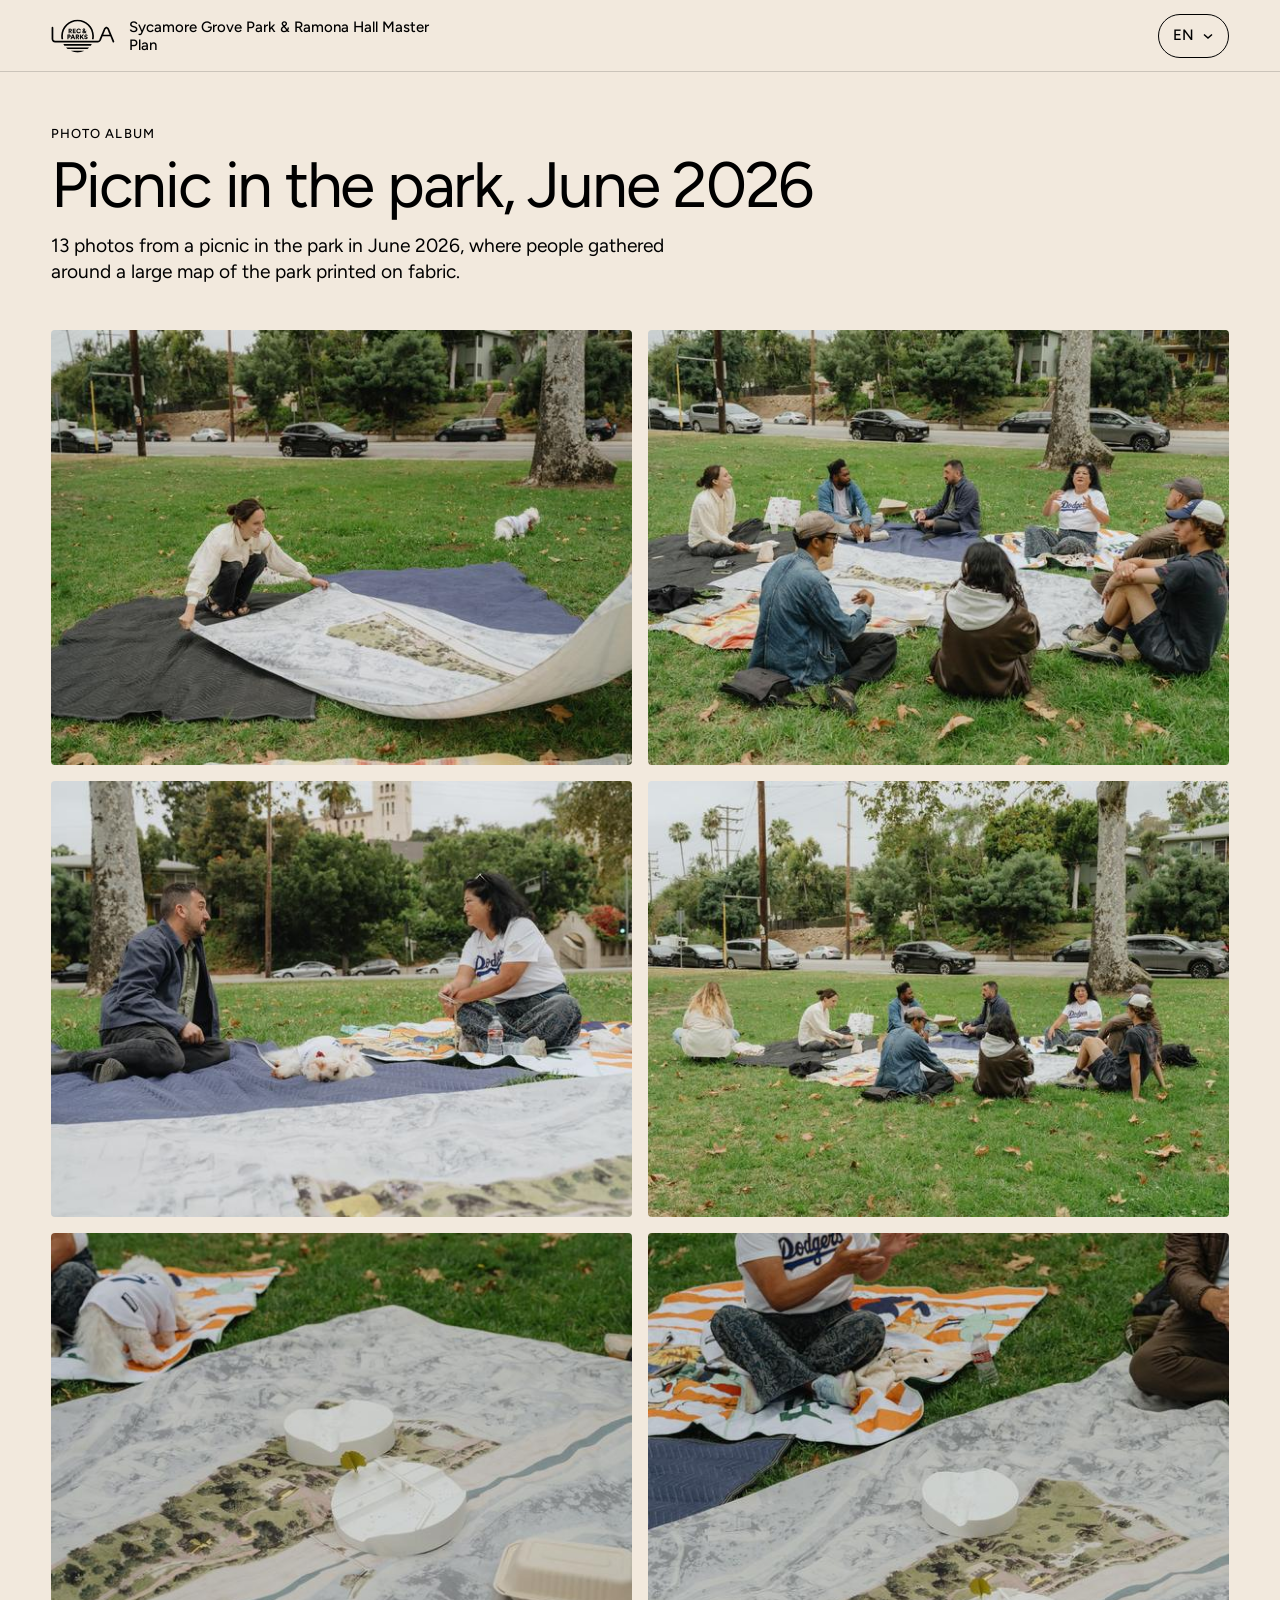
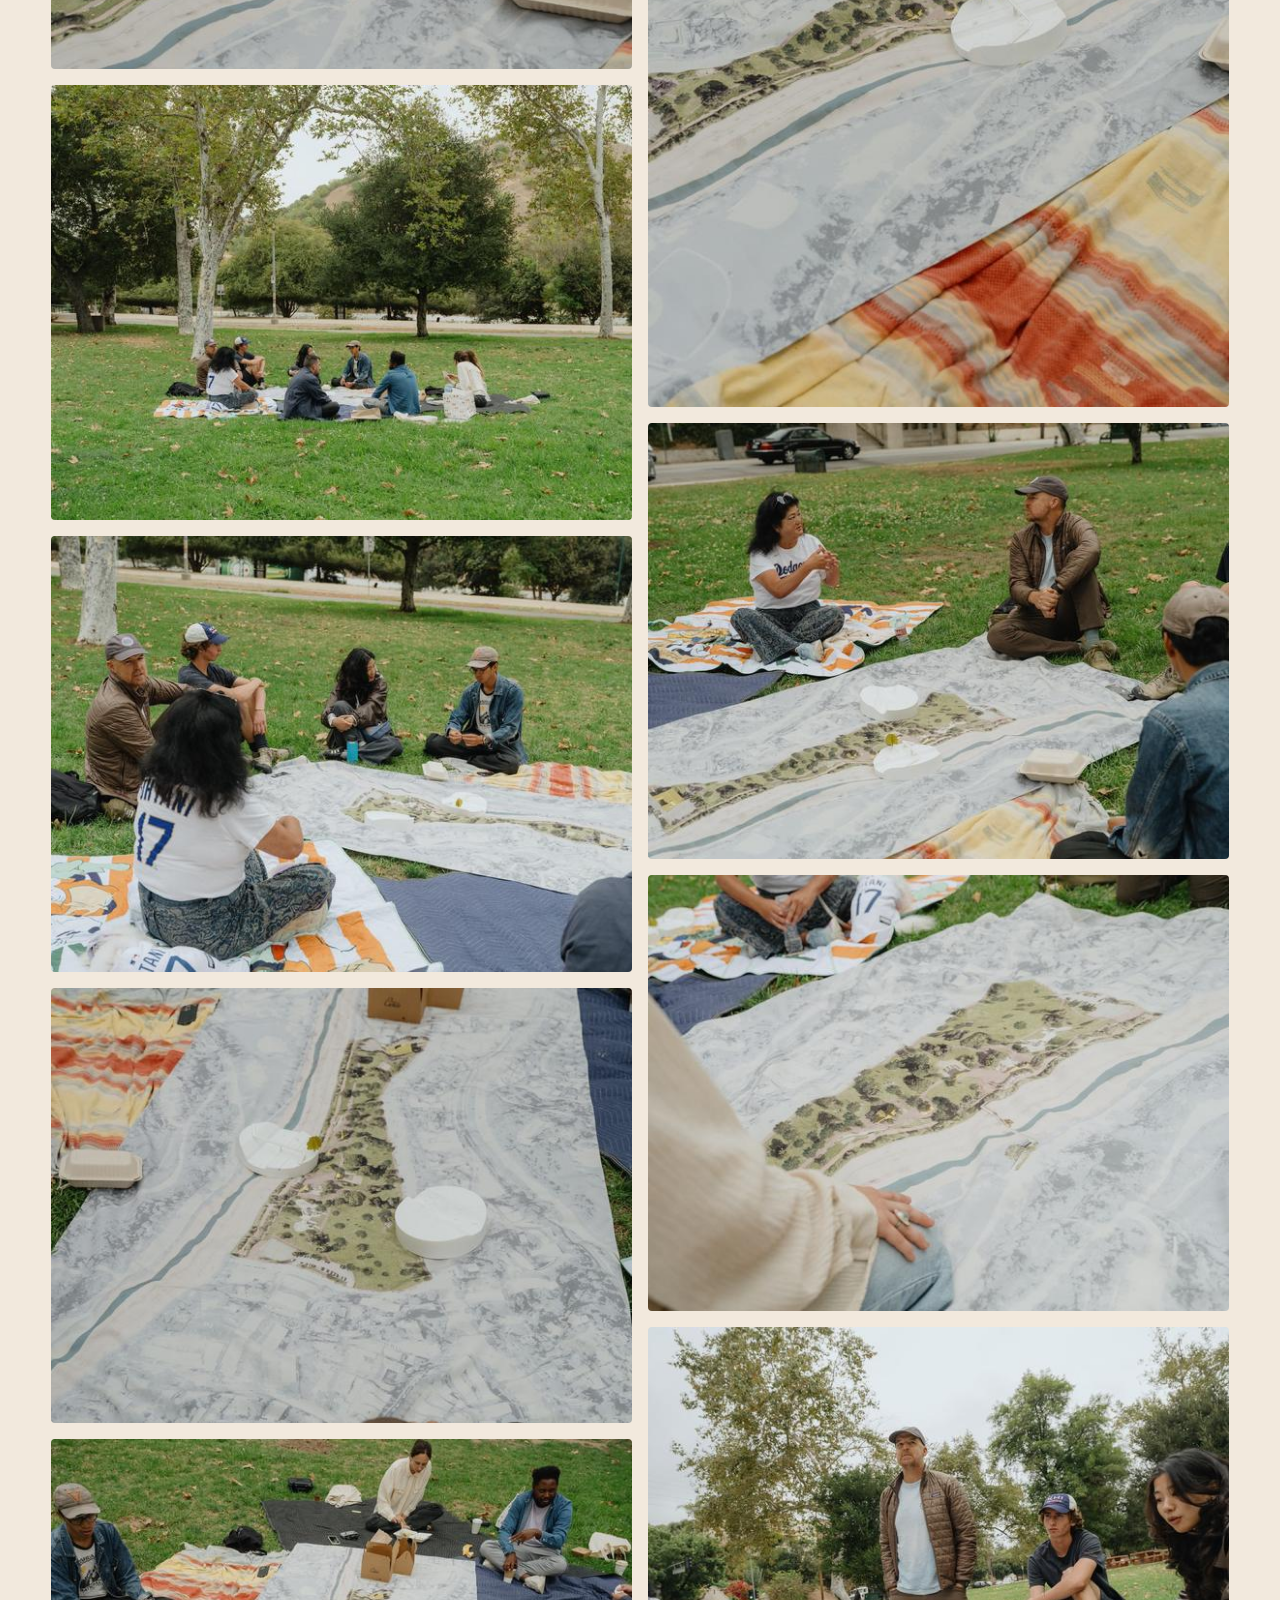
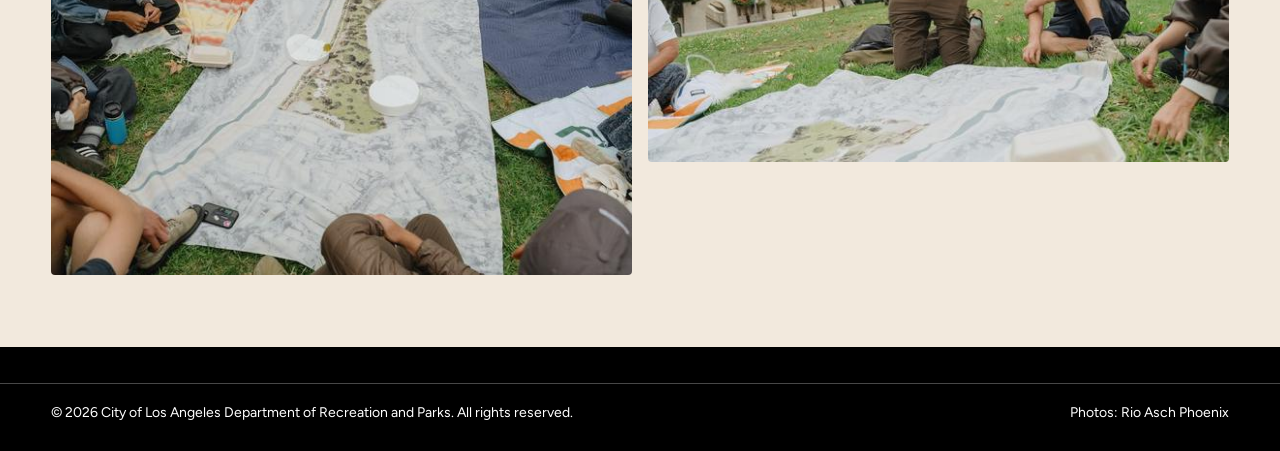
<file: album-picnic.html>
<!DOCTYPE html>
<html lang="en" class="no-snap">
<head>
  <meta charset="UTF-8">
  <meta name="viewport" content="width=device-width, initial-scale=1">
  <title>Picnic in the park, June 2026 · Sycamore Grove Park &amp; Ramona Hall Master Plan</title>
  <meta name="theme-color" content="#F2E9DD">
  <link rel="preconnect" href="https://fonts.googleapis.com">
  <link rel="preconnect" href="https://fonts.gstatic.com" crossorigin>
  <link href="https://fonts.googleapis.com/css2?family=Figtree:wght@300;400;500;600&display=swap" rel="stylesheet">
  <link rel="stylesheet" href="style.css">
  <script>document.documentElement.className += ' js';</script>
</head>
<body class="album-page">
<svg width="0" height="0" style="position:absolute" aria-hidden="true" focusable="false">
<symbol id="rap-logo" viewBox="0 0 515 271">
<defs>
<clipPath id="rap_clip_1">
<path transform="matrix(1,0,0,-1,-615,565)" d="M615 294H1130V565H615Z" clip-rule="evenodd"/>
</clipPath>
<clipPath id="rap_clip_2">
<path transform="matrix(1,0,0,-1,-615,565)" d="M0 0H1224V792H0Z"/>
</clipPath>
<clipPath id="rap_clip_7">
<path transform="matrix(1,0,0,-1,-615,565)" d="M0 0H1224V792H0Z"/>
</clipPath>
<clipPath id="rap_clip_10">
<path transform="matrix(1,0,0,-1,-615,565)" d="M0 0H1224V792H0Z"/>
</clipPath>
<clipPath id="rap_clip_11">
<path transform="matrix(1,0,0,-1,-615,565)" d="M0 0H1224V792H0Z"/>
</clipPath>
<clipPath id="rap_clip_12">
<path transform="matrix(1,0,0,-1,-615,565)" d="M0 0H1224V792H0Z"/>
</clipPath>
</defs>
<g clip-path="url(#rap_clip_1)">
<g clip-path="url(#rap_clip_2)">
<path transform="matrix(1,0,0,-1,-614.9999,555.7576)" stroke-width="2" stroke-linecap="butt" stroke-miterlimit="4" stroke-linejoin="miter" fill="none" stroke="#f79640" d="M0 0H1224"/>
<path transform="matrix(1,0,0,-1,-614.9999,546.4788)" stroke-width="2" stroke-linecap="butt" stroke-miterlimit="4" stroke-linejoin="miter" fill="none" stroke="#e8664a" d="M0 0H1224"/>
<path transform="matrix(1,0,0,-1,-614.9999,537.2)" stroke-width="2" stroke-linecap="butt" stroke-miterlimit="4" stroke-linejoin="miter" fill="none" stroke="#d14f29" d="M0 0H1224"/>
</g>
<path transform="matrix(1,0,0,-1,-544,218.3389)" stroke-width="1.68" stroke-linecap="butt" stroke-miterlimit="10" stroke-linejoin="miter" fill="none" stroke="#215e9e" d="M0 0H116.461"/>
<g clip-path="url(#rap_clip_7)">
<path transform="matrix(1,0,0,-1,508.75416,177.82459)" d="M0 0-42.538 102.062C-45.256 108.178-49.689 113.171-55.81 115.292-57.834 115.993-59.928 116.39-62.525 116.39-65.12 116.39-67.459 115.908-69.239 115.292-75.359 113.171-79.799 108.174-82.52 102.04H-82.521C-87.297 90.491-119.684 12.175-119.695 12.149-121.822 7.143-126.776 3.628-132.555 3.611-132.569 3.611-132.583 3.612-132.597 3.612-132.622 3.612-475.972 3.611-475.983 3.611-483.706 3.63-489.962 9.893-489.963 17.618-489.963 17.618-489.963 17.619-489.963 17.62-489.963 17.622-489.963 17.624-489.963 17.626L-489.964 109.385C-489.964 113.254-493.101 116.391-496.971 116.391-500.841 116.391-503.978 113.254-503.978 109.385-503.978 109.382-503.978 109.378-503.978 109.375V18.319C-503.978 2.844-491.429-9.701-475.949-9.701L-132.597-9.699V-9.701C-120.938-9.701-110.943-2.585-106.719 7.54-106.719 7.54-100.618 22.179-93.324 39.683L-31.722 39.684C-21.942 16.218-12.936-5.389-12.936-5.389-11.448-8.96-7.345-10.649-3.773-9.161-.201-7.673 1.489-3.571 0 0M-87.777 52.995C-79.59 72.641-69.174 97.634-69.129 97.743-68.93 98.228-68.709 98.714-68.359 99.255-67.324 100.858-65.491 102.613-62.524 102.613-59.557 102.613-57.724 100.858-56.689 99.255-56.339 98.714-56.118 98.228-55.919 97.743-55.874 97.634-45.76 73.365-37.27 52.995-54.777 52.995-68.608 52.995-87.777 52.995" fill="currentColor"/>
<path transform="matrix(1,0,0,-1,111.08258,214.1629)" d="M0 0H205.414C207.308 0 209.074 .931 210.169 2.476 211.987 5.045 213.716 7.681 215.35 10.38 216.128 11.666 215.207 13.31 213.704 13.31H-8.29C-9.793 13.31-10.715 11.666-9.937 10.38-8.302 7.681-6.573 5.045-4.755 2.476-3.661 .931-1.894 0 0 0" fill="currentColor"/>
<path transform="matrix(1,0,0,-1,138.52143,240.7839)" d="M0 0H150.536C153.19 0 155.766 .907 157.829 2.574 160.862 5.024 163.783 7.607 166.586 10.311 167.713 11.399 166.938 13.31 165.371 13.31H-14.835C-16.401 13.31-17.176 11.399-16.049 10.311-13.247 7.607-10.325 5.024-7.293 2.574-5.229 .907-2.653 0 0 0" fill="currentColor"/>
<path transform="matrix(1,0,0,-1,213.78961,267.4049)" d="M0 0C18.024 0 35.211 3.646 50.868 10.234 52.474 10.909 51.985 13.31 50.242 13.31H-50.242C-51.985 13.31-52.474 10.909-50.868 10.234-35.211 3.646-18.024 0 0 0" fill="currentColor"/>
<path transform="matrix(1,0,0,-1,345.34999,134.2998)" d="M0 0C-.843 71.812-59.53 129.975-131.56 129.975-203.591 129.975-262.277 71.812-263.121 0-263.127-.522-263.141-1.042-263.141-1.565-263.141-5.524-262.955-9.44-262.608-13.31-262.274-17.043-261.788-20.732-261.151-24.371-260.922-25.676-259.772-26.621-258.446-26.621H-249.417C-248.195-26.621-247.295-25.504-247.529-24.306-248.235-20.696-248.773-17.028-249.143-13.31-249.529-9.446-249.736-5.53-249.736-1.565-249.736-1.042-249.723-.522-249.716 0-248.873 64.423-196.199 116.574-131.56 116.574-66.922 116.574-14.247 64.423-13.406 0-13.398-.522-13.385-1.042-13.385-1.565-13.385-5.53-13.592-9.446-13.978-13.31-14.348-17.028-14.887-20.696-15.592-24.306-15.826-25.504-14.926-26.621-13.704-26.621H-4.675C-3.349-26.621-2.199-25.676-1.97-24.371-1.333-20.732-.847-17.043-.513-13.31-.166-9.44 .02-5.524 .02-1.565 .02-1.042 .006-.522 0 0" fill="currentColor"/>
<path transform="matrix(1,0,0,-1,152.40052,99.65201)" d="M0 0H-1.687C-2.114 0-2.461-.347-2.461-.774V-13.119C-2.461-13.546-2.808-13.893-3.235-13.893H-10.004C-10.432-13.893-10.779-13.546-10.779-13.119V22.644C-10.779 23.071-10.432 23.418-10.004 23.418H4.014C11.383 23.418 16.121 18.366 16.121 11.736 16.121 6.98 13.649 3.297 9.539 1.521 9.122 1.34 8.927 .861 9.131 .455L15.769-12.772C16.027-13.286 15.653-13.893 15.077-13.893H7.659C7.361-13.893 7.09-13.722 6.961-13.454L.698-.439C.569-.17 .298 0 0 0M2.435 7.157C5.856 7.157 7.699 9.051 7.699 11.683 7.699 14.472 5.856 16.208 2.435 16.208H-1.687C-2.114 16.208-2.461 15.862-2.461 15.434V7.931C-2.461 7.503-2.114 7.157-1.687 7.157Z" fill="currentColor"/>
<path transform="matrix(1,0,0,-1,175.16138,112.77081)" d="M0 0V35.762C0 36.19 .347 36.536 .774 36.536H22.861C23.289 36.536 23.636 36.19 23.636 35.762V29.47C23.636 29.043 23.289 28.696 22.861 28.696H9.092C8.664 28.696 8.317 28.349 8.317 27.922V22.366C8.317 21.939 8.664 21.592 9.092 21.592H21.44C21.868 21.592 22.215 21.245 22.215 20.818V15.051C22.215 14.623 21.868 14.277 21.44 14.277H9.092C8.664 14.277 8.317 13.93 8.317 13.503V7.894C8.317 7.467 8.664 7.12 9.092 7.12H22.914C23.342 7.12 23.689 6.773 23.689 6.346V0C23.689-.427 23.342-.774 22.914-.774H.774C.347-.774 0-.427 0 0" fill="currentColor"/>
<path transform="matrix(1,0,0,-1,203.84113,94.96869)" d="M0 0C0 11.63 8.843 19.524 19.267 19.524 29.992 19.524 34.985 12.927 36.459 7.656 36.57 7.26 36.331 6.85 35.939 6.726L29.556 4.714C29.151 4.586 28.724 4.804 28.593 5.207 27.755 7.802 25.255 11.42 19.267 11.42 14.265 11.42 8.633 7.841 8.633 0 8.633-6.999 13.792-11.051 19.371-11.051 25.327-11.051 27.987-7.401 28.949-4.726 29.085-4.347 29.493-4.146 29.881-4.256L36.381-6.106C36.787-6.222 37.037-6.642 36.919-7.048 35.428-12.187 30.416-19.365 19.371-19.365 8.633-19.365 0-11.629 0 0" fill="currentColor"/>
<path transform="matrix(1,0,0,-1,274.0426,110.494388)" d="M0 0C-.295 .318-.787 .323-1.105 .027-3.59-2.291-6.665-3.787-10.329-3.787-17.699-3.787-21.857 1.317-21.857 6.474-21.857 11.053-19.489 13.737-15.488 16.631L-16.015 17.21C-17.804 19.157-19.909 21.788-19.909 25.156-19.909 31.524-14.541 35.05-9.329 35.05-3.17 35.05 1.357 31.103 1.357 25.473 1.357 21.735-1.169 18.894-3.907 16.895L-5.118 15.999-.67 11.319C-.368 11.001 .137 10.997 .444 11.31L8.505 19.538C8.99 20.034 9.832 19.69 9.832 18.997V11.424C9.832 11.22 9.752 11.025 9.608 10.88L5.096 6.323C4.802 6.027 4.796 5.55 5.084 5.247L11.701-1.744C12.168-2.238 11.818-3.051 11.139-3.051H3.169C2.953-3.051 2.747-2.961 2.601-2.803ZM-5.747 4.967C-5.422 5.262-5.389 5.762-5.688 6.082L-10.961 11.737-11.224 11.527C-12.961 10.263-14.119 8.948-14.119 6.895-14.119 4.948-12.54 3.054-10.119 3.054-8.507 3.054-7.097 3.738-5.747 4.967M-10.593 21.788-9.698 20.841-8.224 21.894C-6.697 22.999-6.065 24.262-6.065 25.473-6.065 27.262-7.486 28.63-9.329 28.63-10.908 28.63-12.488 27.629-12.488 25.42-12.488 23.946-11.487 22.735-10.593 21.788" fill="currentColor"/>
<path transform="matrix(1,0,0,-1,140.45398,148.25769)" d="M0 0V-11.871C0-12.298-.347-12.645-.774-12.645H-7.543C-7.971-12.645-8.317-12.298-8.317-11.871V23.891C-8.317 24.319-7.971 24.666-7.543 24.666H5.738C13.318 24.666 18.529 19.667 18.529 12.72 18.529 5.669 13.318 .774 5.738 .774H.775C.347 .774 0 .428 0 0M4.896 7.931C8.054 7.931 10.213 9.773 10.213 12.667 10.213 15.667 8.054 17.456 4.896 17.456H.827C.4 17.456 .053 17.109 .053 16.682V8.705C.053 8.278 .4 7.931 .827 7.931Z" fill="currentColor"/>
<path transform="matrix(1,0,0,-1,182.10242,153.32501)" d="M0 0H-13.33C-13.658 0-13.95-.207-14.06-.516L-16.379-7.062C-16.488-7.371-16.781-7.578-17.109-7.578H-24.181C-24.722-7.578-25.096-7.037-24.906-6.531L-11.434 29.232C-11.32 29.533-11.031 29.733-10.709 29.733H-2.149C-1.826 29.733-1.537 29.532-1.424 29.229L11.897-6.533C12.085-7.039 11.711-7.578 11.171-7.578H3.779C3.451-7.578 3.158-7.371 3.049-7.062L.73-.516C.62-.207 .328 0 0 0M-10.043 7.578H-3.173C-2.641 7.578-2.267 8.103-2.442 8.606L-5.837 18.388C-6.077 19.079-7.053 19.083-7.298 18.393L-10.772 8.611C-10.951 8.107-10.577 7.578-10.043 7.578" fill="currentColor"/>
<path transform="matrix(1,0,0,-1,209.79492,147.0098)" d="M0 0H-1.687C-2.115 0-2.461-.347-2.461-.774V-13.119C-2.461-13.546-2.808-13.893-3.236-13.893H-10.004C-10.432-13.893-10.779-13.546-10.779-13.119V22.644C-10.779 23.071-10.432 23.418-10.004 23.418H4.014C11.383 23.418 16.121 18.366 16.121 11.736 16.121 6.98 13.649 3.297 9.539 1.521 9.122 1.34 8.927 .861 9.131 .455L15.769-12.772C16.027-13.286 15.653-13.893 15.077-13.893H7.659C7.361-13.893 7.09-13.722 6.961-13.454L.698-.439C.569-.171 .298 0 0 0M2.435 7.157C5.856 7.157 7.699 9.051 7.699 11.683 7.699 14.472 5.856 16.208 2.435 16.208H-1.687C-2.115 16.208-2.461 15.861-2.461 15.434V7.931C-2.461 7.503-2.115 7.157-1.687 7.157Z" fill="currentColor"/>
<path transform="matrix(1,0,0,-1,244.42578,146.95319)" d="M0 0-3.354-3.73C-3.482-3.872-3.552-4.057-3.552-4.248V-13.175C-3.552-13.603-3.899-13.949-4.327-13.949H-11.096C-11.523-13.949-11.87-13.603-11.87-13.175V22.587C-11.87 23.014-11.523 23.361-11.096 23.361H-4.327C-3.899 23.361-3.552 23.014-3.552 22.587V9.75C-3.552 9.034-2.664 8.702-2.194 9.242L9.85 23.095C9.997 23.264 10.211 23.361 10.435 23.361H19.293C19.964 23.361 20.317 22.568 19.869 22.069L6.91 7.66C6.671 7.393 6.645 6.998 6.848 6.703L20.247-12.736C20.601-13.25 20.234-13.949 19.609-13.949H11.121C10.866-13.949 10.626-13.823 10.482-13.613L1.215-.08C.932 .334 .335 .373 0 0" fill="currentColor"/>
<path transform="matrix(1,0,0,-1,288.06343,134.6337)" d="M0 0C-.414-.116-.828 .129-.955 .539-1.483 2.258-3.075 4.464-6.992 4.464-10.098 4.464-12.097 2.517-12.097 .464-12.097-1.325-10.993-2.64-8.413-3.114L-3.412-4.061C3.695-5.376 7.379-9.955 7.379-15.271 7.379-21.112 2.483-27.058-6.412-27.058-16.283-27.058-20.758-20.941-21.588-15.804-21.651-15.412-21.384-15.042-20.998-14.948L-14.869-13.469C-14.444-13.367-14.015-13.635-13.934-14.064-13.35-17.142-11.014-19.691-6.307-19.691-3.043-19.691-1.043-18.112-1.043-15.797-1.043-13.902-2.57-12.534-5.044-12.061L-10.15-11.114C-16.467-9.903-20.309-5.693-20.309-.167-20.309 6.885-14.098 11.832-6.939 11.832 1.854 11.832 5.489 6.864 6.535 2.634 6.637 2.222 6.403 1.803 5.995 1.688Z" fill="currentColor"/>
</g>
<g clip-path="url(#rap_clip_10)">
<path transform="matrix(1,0,0,-1,74.435977,474.2002)" stroke-width="1" stroke-linecap="butt" stroke-miterlimit="4" stroke-linejoin="miter" fill="none" stroke="currentColor" d="M0 0C36.307 0 65.74 29.433 65.74 65.739 65.74 102.047 36.307 131.479 0 131.479-36.307 131.479-65.74 102.047-65.74 65.739-65.74 29.433-36.307 0 0 0Z"/>
</g>
<g clip-path="url(#rap_clip_11)">
</g>
<g clip-path="url(#rap_clip_12)">
</g>
<path transform="matrix(1,0,0,-1,-260.76,322.3677)" stroke-width=".5" stroke-linecap="butt" stroke-miterlimit="10" stroke-linejoin="miter" fill="none" stroke="currentColor" d="M0 0H230.76"/>
</g>
</symbol>
</svg>
<a class="skip-link" href="#main" data-i18n="skip">Skip to content</a>
<header class="site-header" id="site-header">
  <div class="site-header__inner">
    <a class="brand" href="index.html">
      <svg class="brand__logo" viewBox="0 0 515 271" role="img" aria-label="LA Rec &amp; Parks"><use href="#rap-logo"></use></svg>
      <span class="brand__name">
        <span class="brand__long" data-i18n="site_name">Sycamore Grove Park &amp; Ramona Hall Master Plan</span>
        <span class="brand__short" aria-hidden="true" data-i18n="site_name_short">Sycamore Grove Master Plan</span>
      </span>
    </a>
    <div class="site-header__actions">
      <div class="lang">
        <button class="lang__btn" type="button" aria-expanded="false" aria-controls="lang-list">
          <span class="sr-only" data-i18n="lang_label">Language:</span>
          <span class="lang__code">EN</span>
          <svg class="lang__chev" viewBox="0 0 12 12" aria-hidden="true"><path d="M2 4.5l4 3.5 4-3.5" fill="none" stroke="currentColor" stroke-width="1.5"/></svg>
        </button>
        <ul class="lang__list" id="lang-list" hidden>
          <li><button type="button" data-lang="EN" lang="en">English</button></li>
          <li><button type="button" data-lang="ES" lang="es">Español</button></li>
          <li><button type="button" data-lang="YUE" lang="zh-Hant">粵語</button></li>
          <li><button type="button" data-lang="ZH" lang="zh-Hans">普通话</button></li>
        </ul>
      </div>
    </div>
  </div>
</header>

<main id="main" class="album">
  <div class="wrap">
    <p class="label" data-i18n="album_label">Photo album</p>
    <h1 class="album__title" data-i18n="album_picnic">Picnic in the park, June 2026</h1>
    <p class="album__summary" data-i18n="album_picnic_sum">13 photos from a picnic in the park in June 2026, where people gathered around a large map of the park printed on fabric.</p>
    <ul class="album__grid">
      <li><img src="Images/album/picnic-01-600.jpg" srcset="Images/album/picnic-01-600.jpg 600w, Images/album/picnic-01.jpg 1200w" sizes="(min-width: 900px) 45vw, 100vw" width="1200" height="900" loading="lazy" alt="Spreading out the fabric map" data-i18n-alt="a_picnic_01"></li>
      <li><img src="Images/album/picnic-02-600.jpg" srcset="Images/album/picnic-02-600.jpg 600w, Images/album/picnic-02.jpg 1200w" sizes="(min-width: 900px) 45vw, 100vw" width="1200" height="900" loading="lazy" alt="Settling in on blankets" data-i18n-alt="a_picnic_02"></li>
      <li><img src="Images/album/picnic-03-600.jpg" srcset="Images/album/picnic-03-600.jpg 600w, Images/album/picnic-03.jpg 1200w" sizes="(min-width: 900px) 45vw, 100vw" width="1200" height="900" loading="lazy" alt="The park map, printed on fabric" data-i18n-alt="a_picnic_03"></li>
      <li><img src="Images/album/picnic-04-600.jpg" srcset="Images/album/picnic-04-600.jpg 600w, Images/album/picnic-04.jpg 1200w" sizes="(min-width: 900px) 45vw, 100vw" width="1200" height="900" loading="lazy" alt="A circle of people on the lawn" data-i18n-alt="a_picnic_04"></li>
      <li><img src="Images/album/picnic-05-600.jpg" srcset="Images/album/picnic-05-600.jpg 600w, Images/album/picnic-05.jpg 1200w" sizes="(min-width: 900px) 45vw, 100vw" width="1200" height="900" loading="lazy" alt="Talking around the map" data-i18n-alt="a_picnic_05"></li>
      <li><img src="Images/album/picnic-06-600.jpg" srcset="Images/album/picnic-06-600.jpg 600w, Images/album/picnic-06.jpg 1200w" sizes="(min-width: 900px) 45vw, 100vw" width="1200" height="900" loading="lazy" alt="The map up close" data-i18n-alt="a_picnic_06"></li>
      <li><img src="Images/album/picnic-07-600.jpg" srcset="Images/album/picnic-07-600.jpg 600w, Images/album/picnic-07.jpg 1200w" sizes="(min-width: 900px) 45vw, 100vw" width="1200" height="900" loading="lazy" alt="Gathered around the map" data-i18n-alt="a_picnic_07"></li>
      <li><img src="Images/album/picnic-08-600.jpg" srcset="Images/album/picnic-08-600.jpg 600w, Images/album/picnic-08.jpg 1200w" sizes="(min-width: 900px) 45vw, 100vw" width="1200" height="900" loading="lazy" alt="A conversation in a circle" data-i18n-alt="a_picnic_08"></li>
      <li><img src="Images/album/picnic-09-600.jpg" srcset="Images/album/picnic-09-600.jpg 600w, Images/album/picnic-09.jpg 1200w" sizes="(min-width: 900px) 45vw, 100vw" width="1200" height="900" loading="lazy" alt="The picnic from across the lawn" data-i18n-alt="a_picnic_09"></li>
      <li><img src="Images/album/picnic-10-600.jpg" srcset="Images/album/picnic-10-600.jpg 600w, Images/album/picnic-10.jpg 1200w" sizes="(min-width: 900px) 45vw, 100vw" width="1200" height="1600" loading="lazy" alt="The map and picnic blankets" data-i18n-alt="a_picnic_10"></li>
      <li><img src="Images/album/picnic-11-600.jpg" srcset="Images/album/picnic-11-600.jpg 600w, Images/album/picnic-11.jpg 1200w" sizes="(min-width: 900px) 45vw, 100vw" width="1200" height="900" loading="lazy" alt="Listening and talking" data-i18n-alt="a_picnic_11"></li>
      <li><img src="Images/album/picnic-12-600.jpg" srcset="Images/album/picnic-12-600.jpg 600w, Images/album/picnic-12.jpg 1200w" sizes="(min-width: 900px) 45vw, 100vw" width="1200" height="900" loading="lazy" alt="A hand on the map" data-i18n-alt="a_picnic_12"></li>
      <li><img src="Images/album/picnic-13-600.jpg" srcset="Images/album/picnic-13-600.jpg 600w, Images/album/picnic-13.jpg 1200w" sizes="(min-width: 900px) 45vw, 100vw" width="1200" height="900" loading="lazy" alt="Standing up to share" data-i18n-alt="a_picnic_13"></li>
    </ul>
  </div>
</main>

<footer class="site-footer">
  <div class="wrap footer__legal">
    <p data-i18n="footer_rights">&copy; 2026 City of Los Angeles Department of Recreation and Parks. All rights reserved.</p>
    <p data-i18n="footer_photos">Photos: Rio Asch Phoenix</p>
  </div>
</footer>

<script src="translations.js"></script>
<script src="main.js"></script>
</body>
</html>
</file>
<file: style.css>
/* =========================================================
   Sycamore Grove Park & Ramona Hall Master Plan
   Plain HTML/CSS, no framework. Cream and black only.
   Each section is one screen; the page snaps between them.
   ========================================================= */

/* ---------- Fonts ----------
   When RAP sends the CircularXX files, put them in /Fonts and uncomment.
@font-face { font-family: 'CircularXX'; src: url('Fonts/CircularXX-Regular.woff2') format('woff2'); font-weight: 400; font-display: swap; }
@font-face { font-family: 'CircularXX'; src: url('Fonts/CircularXX-Medium.woff2') format('woff2'); font-weight: 500; font-display: swap; }
@font-face { font-family: 'CircularXX'; src: url('Fonts/CircularXX-Light.woff2') format('woff2'); font-weight: 300; font-display: swap; }
*/

/* ---------- Tokens ---------- */
:root {
  --cream: #F2E9DD;          /* RAP Sand */
  --black: #000000;
  --white: #FFFFFF;
  --accent: #D14E29;         /* RAP Dark Orange: markers and underlines only */
  --blue: #115F72;           /* RAP Blue: water, focus rings */
  --green-ink: #0B5233;

  /* timeline colors, from Ru's chart (tints for bars, deep tones for marks) */
  --t-green: #89BEA7;   --d-green: #0B6B43;
  --t-peach: #FCCCA0;   --d-peach: #B8601A;
  --t-coral: #E8A795;   --d-coral: #B5401E;
  --t-coral-light: #F3CFC4;
  --t-plum:  #B294B3;   --d-plum:  #804882;
  --t-blue:  #89B0BA;   --t-blue-light: #C9DCE1; --d-blue: #115F72;

  --muted: rgba(0, 0, 0, .66);
  --muted-dark: rgba(255, 255, 255, .74);
  --line: rgba(0, 0, 0, .16);
  --line-dark: rgba(255, 255, 255, .28);

  --font: 'CircularXX', 'Figtree', system-ui, -apple-system, 'Segoe UI', sans-serif;
  --pad: clamp(20px, 4vw, 56px);
  --max: 1440px;
  --header-h: 72px;
  --screen-pad: clamp(20px, 4.5vh, 56px);
}

/* ---------- Base ---------- */
*, *::before, *::after { box-sizing: border-box; }
html { -webkit-text-size-adjust: 100%; }
@media (prefers-reduced-motion: no-preference) { html { scroll-behavior: smooth; } }
/* Snap from one section to the next on screens tall and wide enough to show a whole section */
@media (min-width: 900px) and (min-height: 600px) {
  html:not(.no-snap) { scroll-snap-type: y mandatory; }
}
body {
  margin: 0; font-family: var(--font); font-size: 18px; line-height: 1.5;
  color: var(--black); background: var(--cream);
  -webkit-font-smoothing: antialiased; text-rendering: optimizeLegibility;
}
:lang(zh-Hant) body, :lang(zh-Hant) { font-family: var(--font), 'PingFang TC', 'Noto Sans TC', 'Microsoft JhengHei', sans-serif; }
:lang(zh-Hans) body, :lang(zh-Hans) { font-family: var(--font), 'PingFang SC', 'Noto Sans SC', 'Microsoft YaHei', sans-serif; }
img { display: block; max-width: 100%; height: auto; }
a { color: inherit; text-decoration-thickness: 1px; text-underline-offset: .18em; }
p { margin: 0 0 1em; }
h1, h2, h3, h4 { margin: 0; font-weight: 400; }
ul, ol { margin: 0; padding: 0; }
button, input, select, textarea { font: inherit; color: inherit; }
button { cursor: pointer; }

:focus-visible { outline: 3px solid var(--blue); outline-offset: 3px; border-radius: 4px; }
.screen--black :focus-visible, .site-footer :focus-visible { outline-color: var(--white); }

.sr-only {
  position: absolute !important; width: 1px; height: 1px; padding: 0; margin: -1px;
  overflow: hidden; clip: rect(0 0 0 0); white-space: nowrap; border: 0;
}
.skip-link {
  position: fixed; top: 12px; left: 12px; z-index: 100; background: var(--black); color: var(--white);
  padding: 10px 16px; border-radius: 999px; transform: translateY(-200%); text-decoration: none; font-size: 15px;
}
.skip-link:focus { transform: none; }

.wrap { width: 100%; max-width: var(--max); margin: 0 auto; padding: 0 var(--pad); }

/* one section = one screen */
.screen {
  min-height: 100vh; min-height: 100svh;
  padding: calc(var(--header-h) + var(--screen-pad)) 0 var(--screen-pad);
  display: flex; flex-direction: column; justify-content: center;
  scroll-snap-align: start; scroll-snap-stop: always;
}
.screen--cream { background: var(--cream); color: var(--black); }
.screen--black { background: var(--black); color: var(--white); }

/* ---------- Type ---------- */
.label { font-size: 13px; line-height: 1.3; font-weight: 500; text-transform: uppercase; letter-spacing: .08em; margin: 0 0 10px; }
.small { font-size: 15px; line-height: 1.5; }
.muted { color: var(--muted); }
.screen--black .muted { color: var(--muted-dark); }

.sec-title {
  display: flex; align-items: flex-start; gap: .18em;
  font-size: clamp(42px, min(5.6vw, 9.5vh), 100px);
  line-height: .95; letter-spacing: -.035em; margin: 0 0 clamp(18px, 3.5vh, 40px);
}
.sec-num {
  flex: none; font-size: 13px; line-height: 1; letter-spacing: .02em; font-weight: 500;
  border: 1px solid currentColor; border-radius: 999px; padding: 4px 8px 3px; margin-top: .45em;
}
.statement {
  font-size: clamp(22px, min(2.1vw, 3.7vh), 36px);
  line-height: 1.22; letter-spacing: -.012em; max-width: 21em; margin: 0 0 .6em;
}
.statement--sub { color: var(--muted-dark); }
.statement--dark { color: var(--black); }
.sub-title { font-size: clamp(26px, min(2.5vw, 4.4vh), 42px); line-height: 1.05; letter-spacing: -.022em; margin: 0 0 clamp(14px, 2.6vh, 28px); }

/* ---------- Buttons ---------- */
.pill {
  display: inline-flex; align-items: center; justify-content: center; gap: .5em;
  min-height: 44px; padding: 0 20px; border: 1px solid currentColor; border-radius: 999px; background: transparent;
  font-size: 15px; font-weight: 500; line-height: 1.1; text-decoration: none; white-space: nowrap;
  transition: background-color .2s, color .2s;
}
.pill--header:hover { background: var(--black); color: var(--cream); }
.pill--light { background: var(--white); color: var(--black); border-color: var(--white); }
.pill--light:hover { background: transparent; color: var(--white); }
.pill--dark { background: var(--black); color: var(--white); border-color: var(--black); }
.pill--dark:hover { background: transparent; color: var(--black); }
.close-btn {
  display: inline-flex; align-items: center; gap: .4em; min-height: 44px; padding: 0 16px;
  border: 1px solid currentColor; border-radius: 999px; background: transparent; font-size: 15px; font-weight: 500;
}
.close-btn span[aria-hidden] { font-size: 22px; line-height: 1; }

/* ---------- Header ---------- */
.site-header {
  position: fixed; inset: 0 0 auto 0; z-index: 50; height: var(--header-h);
  background: var(--cream); color: var(--black); border-bottom: 1px solid var(--line);
}
.site-header__inner {
  height: 100%; max-width: var(--max); margin: 0 auto; padding: 0 var(--pad);
  display: flex; align-items: center; justify-content: space-between; gap: 16px;
}
.brand { display: flex; align-items: center; gap: 14px; text-decoration: none; min-width: 0; }
.brand__logo { width: 64px; height: 34px; flex: none; }
.brand__name { font-size: 15px; line-height: 1.2; font-weight: 500; max-width: 20em; }
.brand__short { display: none; }
.site-header__actions { display: flex; align-items: center; gap: 10px; flex: none; }
.lang { position: relative; }
.lang__btn, .menu-btn {
  display: inline-flex; align-items: center; gap: 8px; min-height: 44px; padding: 0 14px;
  border-radius: 999px; border: 1px solid currentColor; background: transparent; font-size: 15px; font-weight: 500;
}
.lang__chev { width: 12px; height: 12px; }
.lang__list {
  position: absolute; right: 0; top: calc(100% + 8px); z-index: 5; list-style: none; min-width: 168px; padding: 6px;
  background: var(--white); color: var(--black); border-radius: 12px;
  box-shadow: 0 12px 32px -8px rgba(0, 0, 0, .3), 0 0 0 1px var(--line);
}
.lang__list button { display: block; width: 100%; text-align: left; padding: 10px 12px; min-height: 44px; border: 0; border-radius: 8px; background: transparent; font-size: 16px; }
.lang__list button:hover, .lang__list button[aria-current="true"] { background: var(--cream); }
.lang__list button[aria-current="true"]::after { content: " ✓"; }
.menu-btn__icon { width: 18px; height: 10px; position: relative; }
.menu-btn__icon::before, .menu-btn__icon::after { content: ""; position: absolute; left: 0; right: 0; height: 1.5px; background: currentColor; }
.menu-btn__icon::before { top: 0; }
.menu-btn__icon::after { bottom: 0; }

/* ---------- Menu ---------- */
.menu { width: 100%; height: 100%; max-width: none; max-height: none; margin: 0; padding: 0; border: 0; background: var(--cream); color: var(--black); }
.menu::backdrop { background: var(--cream); }
.menu__inner { min-height: 100%; max-width: var(--max); margin: 0 auto; padding: 14px var(--pad) 40px; display: flex; flex-direction: column; }
.menu__top { display: flex; align-items: center; justify-content: space-between; min-height: 44px; margin-bottom: clamp(28px, 6vh, 72px); }
.menu__top .label { margin: 0; }
.menu__list { list-style: none; border-top: 1px solid var(--black); }
.menu__list a {
  display: flex; align-items: flex-start; gap: .4em; padding: 14px 0; border-bottom: 1px solid var(--line);
  font-size: clamp(34px, min(5.4vw, 8vh), 72px); line-height: 1; letter-spacing: -.03em; text-decoration: none;
}
.menu__list a:hover span:last-child { text-decoration: underline; text-decoration-thickness: 2px; }
.menu__num { font-size: 13px; letter-spacing: .02em; font-weight: 500; margin-top: .5em; min-width: 2.2em; }
.menu__contact { margin-top: auto; padding-top: 40px; font-size: 16px; }
.menu__review { margin-top: 12px; padding: 0; border: 0; background: none; font-size: 15px; text-decoration: underline; text-underline-offset: .18em; }

/* ---------- Opening ---------- */
.landing__grid { display: grid; grid-template-columns: minmax(0, 7fr) minmax(0, 5fr); gap: clamp(32px, 4vw, 72px); align-items: center; }
.landing__kicker { font-size: clamp(18px, min(1.55vw, 2.8vh), 26px); line-height: 1.3; color: var(--muted); margin: 0; }
.landing__title {
  font-size: clamp(34px, min(4.3vw, 7.4vh), 76px);
  line-height: 1.02; letter-spacing: -.032em; margin: .16em 0 .34em; text-wrap: balance;
}
.landing__values { font-size: clamp(19px, min(1.65vw, 3vh), 28px); line-height: 1.42; letter-spacing: -.008em; max-width: 26em; margin: 0; }
.tw { white-space: nowrap; }
.term {
  display: inline; padding: 0 .08em; margin: 0; border: 0; border-radius: 3px; background: none;
  font: inherit; color: inherit; line-height: inherit;
  text-decoration: underline; text-decoration-color: var(--accent); text-decoration-thickness: 2px; text-underline-offset: .2em;
  transition: background-color .15s, color .15s;
}
.term:hover, .term[aria-pressed="true"] { background: var(--black); color: var(--cream); text-decoration-color: transparent; }
.landing__tip {
  display: flex; gap: .6em; align-items: baseline;
  min-height: 3.1em; margin: clamp(12px, 2.4vh, 22px) 0 0; max-width: 34em;
  font-size: clamp(16px, min(1.15vw, 2.1vh), 19px); line-height: 1.4; color: var(--muted);
}
.landing__tip::before { content: "→"; flex: none; }
.landing__tip.is-active { color: var(--black); }
.save { display: flex; align-items: center; gap: 18px; margin-top: clamp(16px, 3.6vh, 40px); }
.stamp {
  flex: none; padding: 10px 18px; border: 1.5px solid var(--black); border-radius: 50%; background: var(--cream);
  font-size: 12px; font-weight: 500; letter-spacing: .08em; text-transform: uppercase; white-space: nowrap; transform: rotate(-7deg);
}
.save__text { margin: 0; font-size: clamp(16px, min(1.2vw, 2.2vh), 20px); line-height: 1.35; }
.save__text strong { font-weight: 500; display: block; }
.landing__photo { margin: 0; }
.landing__photo img {
  width: 100%; height: min(calc(100svh - var(--header-h) - 2 * var(--screen-pad)), 760px);
  object-fit: cover; object-position: 50% 50%; border-radius: 6px;
}

/* ---------- 01 The Park ---------- */
.park__grid { display: grid; grid-template-columns: minmax(0, 5fr) minmax(0, 7fr); gap: clamp(32px, 4vw, 72px); align-items: center; }
.albums { list-style: none; display: grid; gap: 0; margin-top: clamp(16px, 3.4vh, 36px); border-bottom: 1px solid var(--line-dark); max-width: 30em; }
.album-card {
  display: grid; grid-template-columns: clamp(88px, 9vw, 128px) 1fr; gap: 18px; align-items: center;
  padding: 12px 0; border-top: 1px solid var(--line-dark); text-decoration: none;
}
.album-card img { width: 100%; aspect-ratio: 3 / 2; object-fit: cover; border-radius: 4px; }
.album-card__title { display: block; font-size: clamp(18px, min(1.4vw, 2.6vh), 22px); line-height: 1.2; }
.album-card__meta { display: block; font-size: 14px; color: var(--muted-dark); margin-top: 4px; }
.album-card:hover .album-card__title { text-decoration: underline; }

.map { margin: 0; }
.map__bar { display: flex; align-items: center; justify-content: space-between; gap: 16px; margin-bottom: 12px; }
.map__bar .label { margin: 0; }
.seg { display: inline-flex; border: 1px solid currentColor; border-radius: 999px; padding: 3px; }
.seg button { min-height: 38px; padding: 0 16px; border: 0; border-radius: 999px; background: transparent; font-size: 14px; font-weight: 500; }
.seg button[aria-pressed="true"] { background: var(--white); color: var(--black); }
.map__body { display: grid; grid-template-columns: auto minmax(0, 1fr); gap: 24px; align-items: end; }
.map__frame {
  position: relative; width: min(calc(100svh - var(--header-h) - 2 * var(--screen-pad) - 60px), 560px, 100%);
  aspect-ratio: 1; overflow: hidden; border-radius: 6px; background: var(--cream);
}
.map__frame img { width: 100%; height: 100%; object-fit: cover; }
.map__frame--past { display: grid; place-items: center; text-align: center; padding: 24px; background: transparent; border: 1px dashed var(--line-dark); color: var(--muted-dark); }
.map__frame--past[hidden] { display: none; }
.map__streets, .map__pins { list-style: none; }
.map__street {
  position: absolute; left: var(--x); top: var(--y); transform: translate(-50%, -50%) rotate(var(--r));
  font-size: 11px; line-height: 1.2; font-weight: 600; letter-spacing: .06em; text-transform: uppercase; text-align: center;
  white-space: nowrap; color: var(--green-ink);
  text-shadow: 0 0 3px var(--cream), 0 0 3px var(--cream), 0 0 6px var(--cream);
}
.map__street--water { color: var(--blue); font-style: italic; text-transform: none; letter-spacing: .02em; font-size: 13px; }
.map__pins li {
  position: absolute; left: var(--x); top: var(--y); transform: translate(-50%, -50%);
  width: 22px; height: 22px; border-radius: 50%; display: grid; place-items: center;
  background: var(--black); color: var(--white); border: 2px solid var(--white);
  font-size: 12px; font-weight: 600; line-height: 1;
}
.map__key { list-style: none; counter-reset: pin; display: grid; gap: 10px; font-size: clamp(15px, min(1.1vw, 2vh), 18px); line-height: 1.25; }
.map__key li { counter-increment: pin; display: grid; grid-template-columns: 26px 1fr; gap: 10px; align-items: center; }
.map__key li::before {
  content: counter(pin); width: 24px; height: 24px; border-radius: 50%; display: grid; place-items: center;
  background: var(--white); color: var(--black); font-size: 12px; font-weight: 600;
}

/* ---------- 02 The Plan ---------- */
.plan__head { display: grid; grid-template-columns: auto minmax(0, 1fr); gap: clamp(24px, 4vw, 64px); align-items: end; margin-bottom: clamp(14px, 3vh, 32px); }
.plan__head .sec-title { margin: 0; }
.plan__head .statement { margin: 0 0 .15em; max-width: 24em; }

/* timeline: a list of tracks, laid out as a chart on wide screens and as lists on phones */
.tl { --label-w: clamp(150px, 15vw, 210px); position: relative; }
.ti__date:empty { display: none; }

@media (min-width: 900px) {
  .tl__plot-head { position: relative; margin-left: var(--label-w); height: 46px; }
  .tl__phases { position: relative; height: 22px; }
  .tl__phase { position: absolute; top: 0; height: 22px; left: calc(var(--p) * 100%); width: calc(var(--w) * 100%); border-bottom: 1px solid var(--black); }
  .tl__phase-name {
    display: inline-block; background: var(--black); color: var(--cream);
    font-size: 11px; line-height: 1; font-weight: 600; letter-spacing: .08em; text-transform: uppercase;
    padding: 5px 10px; border-radius: 999px; transform: translateY(1px);
  }
  .tl__years { position: relative; height: 24px; }
  .tl__year { position: absolute; left: calc(var(--p) * 100%); top: 6px; padding-left: 6px; font-size: 12px; font-weight: 600; }
  .tl__gridline {
    position: absolute; top: 22px; bottom: 44px; z-index: 0; pointer-events: none;
    left: calc(var(--label-w) + (100% - var(--label-w)) * var(--p));
    border-left: 1px dashed rgba(0, 0, 0, .3);
  }
  .tl__today {
    position: absolute; top: 22px; bottom: 44px; z-index: 0; pointer-events: none;
    left: calc(var(--label-w) + (100% - var(--label-w)) * var(--p, 0));
    border-left: 2px solid var(--accent);
  }
  .tl__today span {
    position: absolute; bottom: -24px; left: 0; transform: translateX(-50%);
    font-size: 11px; font-weight: 600; white-space: nowrap; background: var(--black); color: var(--cream); padding: 3px 8px; border-radius: 999px;
  }
  .tl__tracks { position: relative; z-index: 1; list-style: none; }
  .track { display: grid; grid-template-columns: var(--label-w) minmax(0, 1fr); align-items: start; border-top: 1px solid var(--line); }
  .track:last-child { border-bottom: 1px solid var(--line); }
  .track__name { font-size: 13px; line-height: 1.2; font-weight: 500; padding: 8px 14px 0 0; }
  .track__items { position: relative; list-style: none; height: clamp(50px, 7.4vh, 62px); }
  .track--thin .track__items { height: 32px; }
  .track--thin .track__name { padding-top: 8px; }

  .ti--bar {
    position: absolute; top: 7px; height: 18px; left: calc(var(--p) * 100%); width: calc(var(--w) * 100%);
    background: var(--tint); border-radius: 9px; padding: 0 9px;
    font-size: 11px; line-height: 18px; font-weight: 600; letter-spacing: .03em; text-transform: uppercase;
    white-space: nowrap; overflow: hidden; text-overflow: ellipsis; color: var(--black);
  }
  .ti--bar .ti__date { position: absolute !important; width: 1px; height: 1px; overflow: hidden; clip: rect(0 0 0 0); }
  .ti--nolabel .ti__label { position: absolute; width: 1px; height: 1px; overflow: hidden; clip: rect(0 0 0 0); }
  .ti--below { overflow: visible; }
  .ti--below .ti__label { position: absolute; top: 21px; left: -1.5px; font-size: 11.5px; font-weight: 500; letter-spacing: 0; text-transform: none; }
  .ti--light { background: var(--tint-light, var(--tint)); }
  .ti--outline { background: transparent; border: 1.5px dashed var(--deep); line-height: 15px; }
  .ti--meeting, .ti--doc, .ti--gather, .ti--final { position: absolute; top: 0; left: calc(var(--p) * 100%); width: 0; height: 100%; z-index: 2; }
  .ti--meeting::before, .ti--doc::before, .ti--gather::before, .ti--final::before { content: ""; position: absolute; top: 16px; left: 0; transform: translate(-50%, -50%); }
  .ti--meeting .ti__label, .ti--doc .ti__label, .ti--gather .ti__label, .ti--final .ti__label,
  .ti--meeting .ti__date, .ti--doc .ti__date, .ti--gather .ti__date, .ti--final .ti__date {
    position: absolute; left: 0; transform: translateX(-50%); white-space: nowrap; text-align: center;
  }
  .ti--meeting .ti__label, .ti--doc .ti__label, .ti--gather .ti__label, .ti--final .ti__label { top: 28px; font-size: 11.5px; line-height: 1.2; font-weight: 500; }
  .ti--meeting .ti__date, .ti--doc .ti__date, .ti--gather .ti__date, .ti--final .ti__date { top: 42px; font-size: 11px; line-height: 1.2; color: var(--muted); }
  .ti--start .ti__label, .ti--start .ti__date { transform: none; text-align: left; left: -6px; }
  .ti--end .ti__label, .ti--end .ti__date { transform: translateX(-100%); text-align: right; left: 6px; }
}

/* markers, shared by chart, list and key */
.key--meeting, .ti--meeting::before { width: 13px; height: 11px; background: var(--black); clip-path: polygon(50% 0, 100% 100%, 0 100%); }
.key--doc, .ti--doc::before {
  width: 13px; height: 13px;
  background:
    linear-gradient(45deg, transparent calc(50% - 1.2px), var(--black) calc(50% - 1.2px), var(--black) calc(50% + 1.2px), transparent calc(50% + 1.2px)),
    linear-gradient(-45deg, transparent calc(50% - 1.2px), var(--black) calc(50% - 1.2px), var(--black) calc(50% + 1.2px), transparent calc(50% + 1.2px));
}
.key--gather, .ti--gather::before {
  width: 18px; height: 18px; border-radius: 50%; background: var(--d-coral); border: 2px solid var(--cream);
  color: var(--white); font-size: 10px; font-weight: 700; line-height: 14px; text-align: center;
}
.ti--gather::before { content: attr(data-n); }
.key--final, .ti--final::before {
  width: 17px; height: 17px; background: var(--black);
  clip-path: polygon(50% 0, 61% 35%, 98% 35%, 68% 57%, 79% 91%, 50% 70%, 21% 91%, 32% 57%, 2% 35%, 39% 35%);
}
.key { display: inline-block; flex: none; }

.track--green { --tint: var(--t-green); --deep: var(--d-green); }
.track--peach { --tint: var(--t-peach); --deep: var(--d-peach); }
.track--coral { --tint: var(--t-coral); --deep: var(--d-coral); }
.track--coral-light { --tint: var(--t-coral-light); --deep: var(--d-coral); }
.track--plum { --tint: var(--t-plum); --deep: var(--d-plum); }
.track--blue { --tint: var(--t-blue); --tint-light: var(--t-blue-light); --deep: var(--d-blue); }

.tl__foot { display: flex; align-items: center; justify-content: space-between; gap: 12px 32px; flex-wrap: wrap; margin-top: 34px; }
.tl__key { list-style: none; display: flex; flex-wrap: wrap; gap: 8px 22px; font-size: 13px; }
.tl__key li { display: flex; align-items: center; gap: 8px; }
.tl__note { margin: 0; font-size: 13px; color: var(--muted); }
@media (min-width: 900px) { .tl__foot { margin-left: var(--label-w); } }

/* list layout for phones */
@media (max-width: 899px) {
  .tl__plot-head, .tl__today { display: none; }
  .tl__tracks { list-style: none; display: grid; gap: 22px; }
  .track__name { font-size: 18px; font-weight: 500; padding-bottom: 8px; margin-bottom: 8px; border-bottom: 2px solid var(--tint); }
  .track__items { list-style: none; display: grid; gap: 8px; }
  .ti { display: grid; grid-template-columns: 22px 1fr; column-gap: 10px; align-items: center; font-size: 16px; }
  .ti::before { content: ""; grid-row: span 2; justify-self: center; }
  .ti--bar::before { width: 18px; height: 10px; border-radius: 5px; background: var(--tint); }
  .ti--light::before { background: var(--tint-light, var(--tint)); }
  .ti--outline::before { background: transparent; border: 1.5px dashed var(--deep); }
  .ti--gather::before { border-color: var(--cream); }
  .ti__label { line-height: 1.3; }
  .ti__date { grid-column: 2; font-size: 14px; color: var(--muted); }
  .tl__gridline, .tl__year { display: none; }
}

/* steps and outputs */
.steps__grid { display: grid; grid-template-columns: minmax(0, 7fr) minmax(0, 5fr); gap: clamp(32px, 5vw, 88px); align-items: start; }
.steps { list-style: none; display: grid; gap: clamp(10px, 2.1vh, 22px); }
.steps li, .outputs li { border-left: 6px solid var(--black); padding: 2px 0 2px 18px; }
.steps__num { display: block; font-size: 13px; font-weight: 600; letter-spacing: .04em; margin-bottom: 2px; }
.steps h3, .outputs h3 { font-size: clamp(18px, min(1.45vw, 2.6vh), 24px); line-height: 1.2; font-weight: 500; letter-spacing: -.005em; }
.steps p, .outputs p { font-size: clamp(15px, min(1.05vw, 2vh), 18px); line-height: 1.4; margin: 4px 0 0; max-width: 32em; }
.outputs { list-style: none; display: grid; gap: clamp(14px, 2.6vh, 28px); }
.outputs li { display: grid; grid-template-columns: minmax(0, 1fr) auto; gap: 24px; align-items: start; }
.outputs .doc-icon { order: 2; }
.doc-icon {
  width: 50px; height: 64px; margin: 0 12px 12px 0; border: 1.5px solid var(--black); background: var(--cream);
  box-shadow: 6px 6px 0 -1.5px var(--cream), 6px 6px 0 0 var(--black), 12px 12px 0 -1.5px var(--cream), 12px 12px 0 0 var(--black);
}
.sub-title--team { margin-top: clamp(22px, 4.5vh, 48px); }
.team { font-size: clamp(18px, min(1.45vw, 2.6vh), 24px); line-height: 1.32; max-width: 22em; margin: 0; }

/* ---------- 03 Get Involved ---------- */
.ways { list-style: none; border-top: 1px solid var(--line-dark); }
.way {
  display: grid; grid-template-columns: clamp(44px, 5vw, 72px) minmax(160px, 3fr) minmax(0, 7fr); gap: 24px; align-items: baseline;
  padding: clamp(12px, 2.6vh, 28px) 0; border-bottom: 1px solid var(--line-dark);
}
.way__num { font-size: clamp(32px, min(3.2vw, 5.4vh), 54px); line-height: 1; font-weight: 300; }
.way h3 { font-size: clamp(22px, min(2vw, 3.5vh), 34px); line-height: 1.1; letter-spacing: -.015em; }
.way__body p { font-size: clamp(16px, min(1.2vw, 2.2vh), 20px); line-height: 1.4; margin: 0 0 4px; }
.way__body strong { font-weight: 500; }
.way__body .pill { margin-top: 6px; }
.involved__foot { display: grid; grid-template-columns: minmax(0, 7fr) minmax(0, 5fr); gap: 40px; align-items: end; margin-top: clamp(18px, 4vh, 44px); }
.signup label { display: block; font-size: clamp(17px, min(1.3vw, 2.4vh), 21px); line-height: 1.35; margin-bottom: 12px; }
.signup__row { display: flex; gap: 10px; max-width: 560px; }
.signup input {
  flex: 1; min-width: 0; min-height: 48px; padding: 0 20px; border: 1px solid rgba(255,255,255,.6); border-radius: 999px;
  background: transparent; color: var(--white); font-size: 16px;
}
.signup input::placeholder { color: rgba(255,255,255,.7); }
.signup .pill { min-height: 48px; }
.involved__contact { font-size: 17px; margin: 0; }
.form-status { font-size: 15px; margin: 8px 0 0; min-height: 1.5em; }

/* ---------- 04 FAQ ---------- */
.faq__grid { display: grid; grid-template-columns: minmax(0, 4fr) minmax(0, 8fr); gap: 24px; }
.faq__list details { border-top: 1px solid var(--black); }
.faq__list details:last-child { border-bottom: 1px solid var(--black); }
.faq__list summary {
  display: flex; align-items: flex-start; justify-content: space-between; gap: 24px; padding: clamp(16px, 3vh, 26px) 0;
  cursor: pointer; list-style: none; font-size: clamp(20px, min(1.6vw, 2.9vh), 28px); line-height: 1.25; letter-spacing: -.01em;
}
.faq__list summary::-webkit-details-marker { display: none; }
.plus { position: relative; flex: none; width: 22px; height: 22px; margin-top: .25em; transition: transform .25s; }
.plus::before, .plus::after { content: ""; position: absolute; background: currentColor; }
.plus::before { left: 0; right: 0; top: 50%; height: 1.5px; transform: translateY(-50%); }
.plus::after { top: 0; bottom: 0; left: 50%; width: 1.5px; transform: translateX(-50%); }
details[open] .plus { transform: rotate(45deg); }
.faq__list details p { padding: 0 48px 24px 0; max-width: 40em; font-size: 17px; }

/* ---------- 05 Project Materials ---------- */
.table-wrap { overflow-x: auto; }
.docs { width: 100%; border-collapse: collapse; font-size: 17px; }
.docs th { text-align: left; font-size: 13px; font-weight: 500; letter-spacing: .07em; text-transform: uppercase; padding: 0 16px 14px 0; border-bottom: 1px solid var(--black); }
.docs th:first-child { width: 16%; }
.docs th:nth-child(2) { width: 50%; }
.docs td { padding: 20px 16px 20px 0; border-bottom: 1px solid var(--line); vertical-align: top; }
.docs__empty td { color: var(--muted); }

/* ---------- Footer ---------- */
.site-footer { background: var(--black); color: var(--white); padding: 36px 0 28px; scroll-snap-align: end; }
.footer__row { display: flex; align-items: center; justify-content: space-between; gap: 24px; flex-wrap: wrap; padding-bottom: 24px; }
.footer__brand { display: flex; align-items: center; gap: 18px; }
.footer__brand p { margin: 0; font-size: 17px; line-height: 1.3; max-width: 16em; }
.footer__logo { width: 84px; height: 44px; flex: none; }
.footer__contact { margin: 0; font-size: 17px; }
.footer__legal { display: flex; justify-content: space-between; gap: 8px 24px; flex-wrap: wrap; padding-top: 18px; border-top: 1px solid var(--line-dark); font-size: 14px; }
.footer__legal p { margin: 0; }

/* ---------- Album pages ---------- */
.album { padding: calc(var(--header-h) + clamp(32px, 6vh, 72px)) 0 clamp(48px, 8vh, 96px); }
.album__title { font-size: clamp(40px, 5vw, 84px); line-height: 1; letter-spacing: -.035em; margin: 0 0 16px; }
.album__summary { font-size: clamp(19px, 1.5vw, 24px); line-height: 1.35; max-width: 34em; margin-bottom: clamp(28px, 5vh, 56px); }
.album__grid { list-style: none; columns: 2; column-gap: 16px; }
.album__grid li { break-inside: avoid; margin-bottom: 16px; }
.album__grid img { width: 100%; border-radius: 4px; }

/* ---------- Dialog sheets ---------- */
.sheet { width: min(640px, calc(100% - 24px)); max-height: calc(100% - 32px); padding: 0; border: 0; border-radius: 18px; background: var(--white); color: var(--black); }
.sheet::backdrop { background: rgba(0, 0, 0, .6); }
.sheet__inner { padding: 22px 26px 28px; }
.sheet__top { display: flex; align-items: center; justify-content: space-between; gap: 16px; margin-bottom: 22px; }
.sheet__top h2 { font-size: 28px; letter-spacing: -.015em; }
.field { border: 0; margin: 0 0 20px; padding: 0; min-width: 0; }
.field label, .field legend { display: block; font-size: 16px; font-weight: 500; margin-bottom: 8px; padding: 0; }
.field input:not([type="radio"]), .field select, .field textarea {
  width: 100%; min-height: 48px; padding: 12px 14px; border: 1px solid var(--black); border-radius: 10px; background: var(--white); font-size: 16px;
}
.field textarea { resize: vertical; min-height: 120px; }
.field-row { display: grid; grid-template-columns: 1fr 1fr; gap: 16px; }
.chips { display: flex; flex-wrap: wrap; gap: 8px; }
.chips label { display: inline-flex; align-items: center; gap: 8px; margin: 0; min-height: 44px; padding: 0 16px; border: 1px solid var(--black); border-radius: 999px; font-weight: 400; cursor: pointer; }
.chips input { accent-color: var(--black); margin: 0; }
.chips label:has(input:checked) { background: var(--black); color: var(--white); }
.chips label:has(input:focus-visible) { outline: 3px solid var(--blue); outline-offset: 2px; }
.sheet__actions { display: flex; align-items: center; gap: 16px; flex-wrap: wrap; margin-top: 8px; }
.sheet__actions .form-status { margin: 0; }
.notes { padding-left: 1.2em; }
.notes li { margin-bottom: 12px; font-size: 16px; line-height: 1.5; }

.review-pill {
  position: fixed; right: 16px; bottom: 16px; z-index: 40; min-height: 40px; padding: 0 16px; border: 0; border-radius: 999px;
  background: var(--black); color: var(--white); font-size: 13px; font-weight: 500; box-shadow: 0 0 0 1px rgba(255,255,255,.4), 0 6px 20px -6px rgba(0,0,0,.5);
  opacity: 0; visibility: hidden; transition: opacity .3s, visibility .3s;
}
.past-hero .review-pill, .no-io .review-pill { opacity: 1; visibility: visible; }

/* ---------- Responsive ---------- */
@media (max-width: 1100px) {
  .map__body { grid-template-columns: 1fr; }
  .map__frame { width: 100%; max-width: 560px; }
  .map__key { grid-template-columns: 1fr 1fr; }
}

@media (max-width: 899px) {
  :root { --header-h: 64px; }
  body { font-size: 17px; }
  .screen { justify-content: flex-start; padding-top: calc(var(--header-h) + 36px); padding-bottom: 48px; }
  .pill--header { display: none; }
  .brand__logo { width: 54px; height: 29px; }
  .brand__name { font-size: 14px; max-width: 13em; }

  .landing__grid, .park__grid, .steps__grid, .involved__foot, .faq__grid { grid-template-columns: 1fr; }
  .landing__photo img { height: auto; aspect-ratio: 4 / 5; max-height: 70svh; }
  .plan__head { grid-template-columns: 1fr; gap: 8px; }

  .way { grid-template-columns: 40px 1fr; row-gap: 8px; }
  .way__body { grid-column: 2; }

  .faq__list details p { padding-right: 0; }
  .docs { font-size: 16px; }
  .album__grid { columns: 1; }
}

@media (max-width: 520px) {
  .brand__long { display: none; }
  .brand__short { display: inline; }
  .lang__btn, .menu-btn { padding: 0 12px; }
  .menu-btn > span[data-i18n] { position: absolute; width: 1px; height: 1px; overflow: hidden; clip: rect(0 0 0 0); }
  .menu-btn { width: 44px; justify-content: center; }
  .map__key { grid-template-columns: 1fr; }
  .map__street { font-size: 9px; letter-spacing: .03em; }
  .map__street--water { font-size: 11px; }
  .map__pins li { width: 18px; height: 18px; font-size: 10px; border-width: 1.5px; }
  .field-row { grid-template-columns: 1fr; }
  .signup__row { flex-direction: column; }
  .docs th:nth-child(3), .docs td:nth-child(3) { display: none; }
  .docs__empty td { display: table-cell !important; }
  .save { flex-direction: column; align-items: flex-start; }
}

@media (min-width: 900px) and (max-height: 760px) {
  :root { --screen-pad: 18px; }
  .sec-title { margin-bottom: 14px; }
  .way { padding: 10px 0; }
  .involved__foot { margin-top: 14px; }
  .signup label { margin-bottom: 8px; }
}
@media (min-width: 900px) and (max-width: 1100px) {
  .map__frame { width: min(calc(100svh - var(--header-h) - 2 * var(--screen-pad) - 200px), 100%); }
  .map__key { font-size: 15px; gap: 6px 16px; }
}

@media (prefers-reduced-motion: reduce) {
  *, *::before, *::after { transition: none !important; animation: none !important; }
}

@media print {
  .site-header, .review-pill { display: none; }
  .screen { min-height: 0; }
}
</file>
